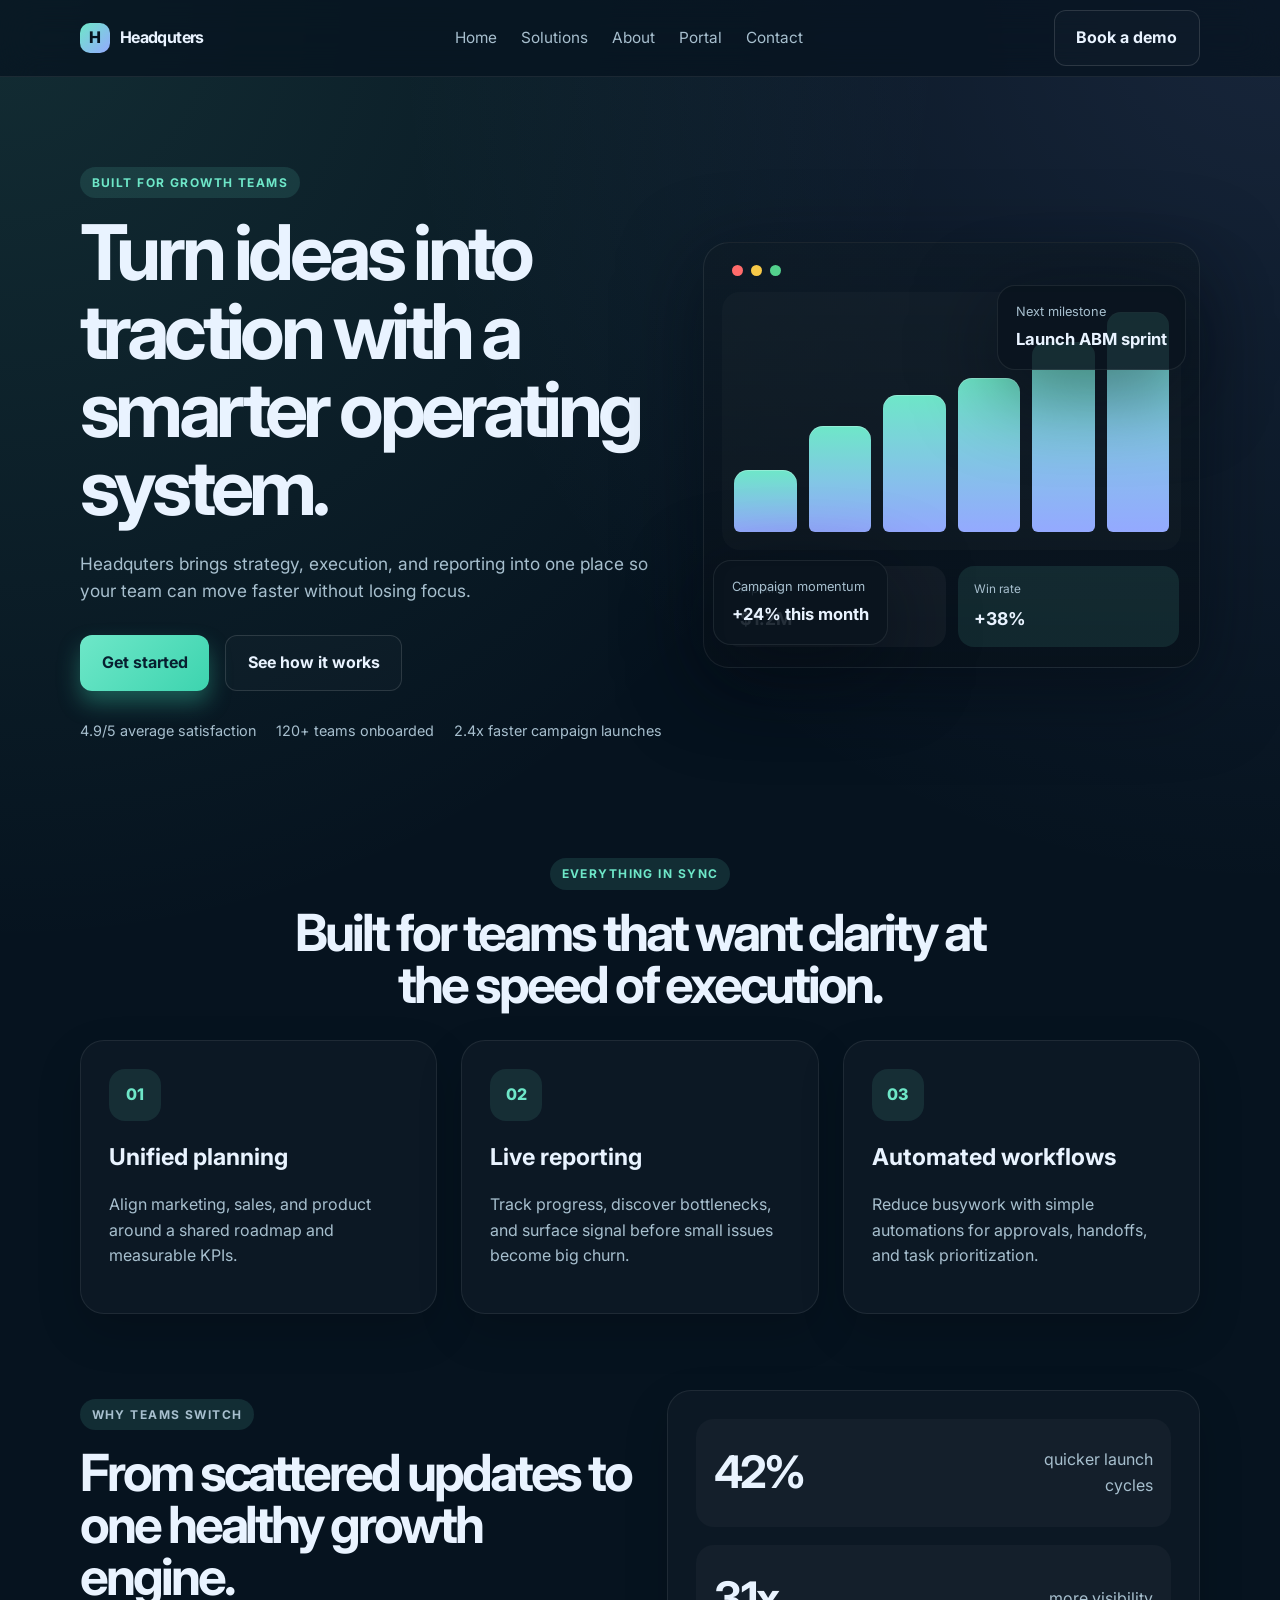
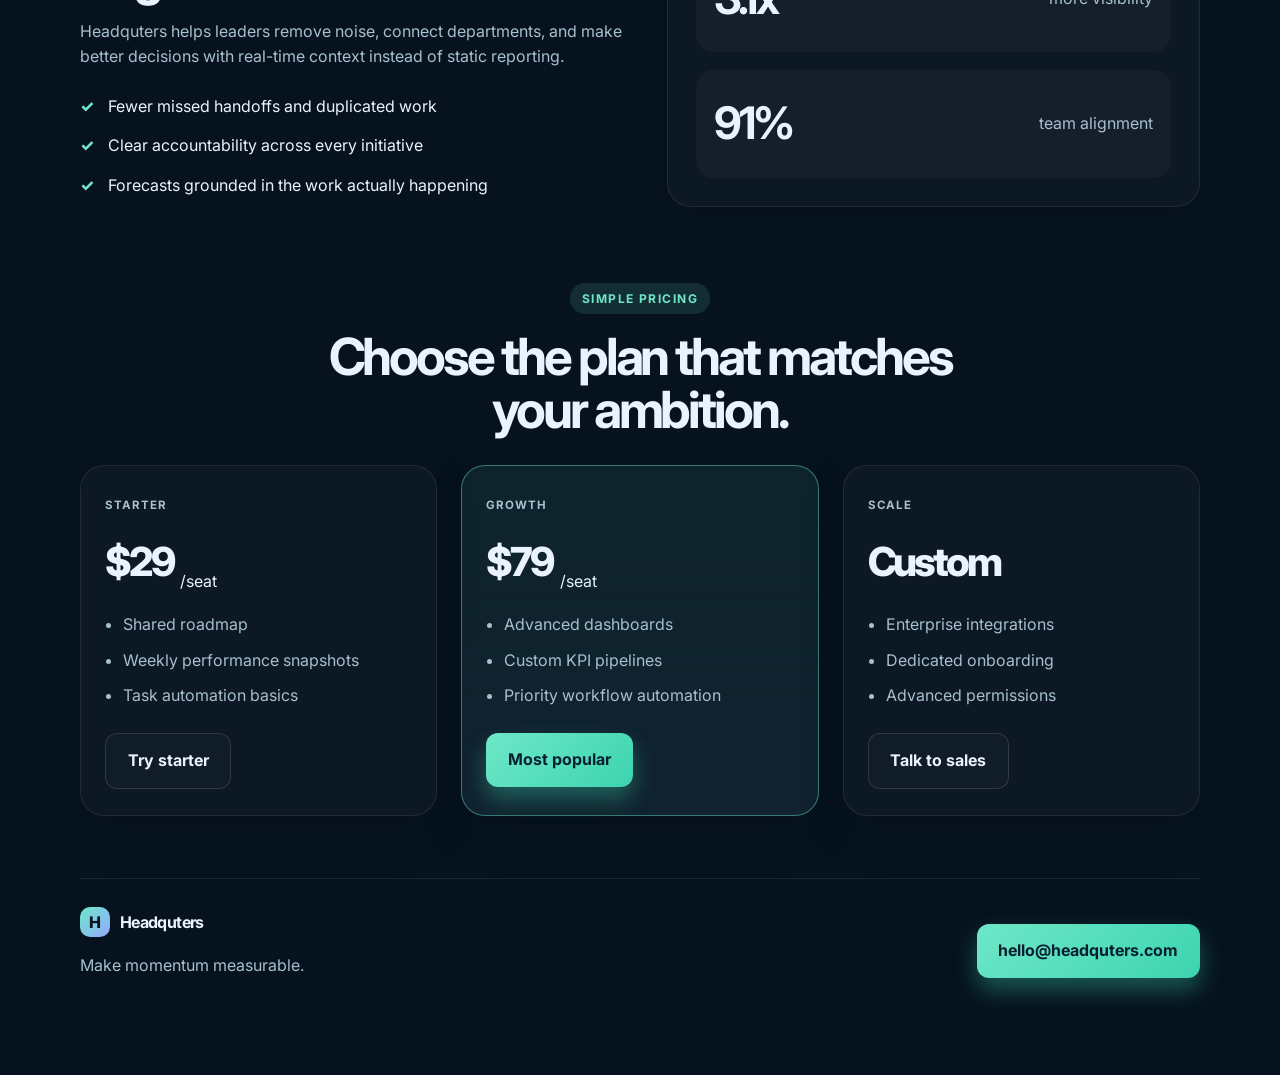
<file: index.html>
<!DOCTYPE html>
<html lang="en">
  <head>
    <meta charset="UTF-8" />
    <meta name="viewport" content="width=device-width, initial-scale=1.0" />
    <meta
      name="description"
      content="Headquters helps teams turn scattered ideas into a clear, measurable growth engine."
    />
    <title>Headquters | Make momentum measurable</title>
    <link rel="preconnect" href="https://fonts.googleapis.com" />
    <link rel="preconnect" href="https://fonts.gstatic.com" crossorigin />
    <link
      href="https://fonts.googleapis.com/css2?family=Inter:wght@400;500;600;700;800;900&display=swap"
      rel="stylesheet"
    />
    <link rel="stylesheet" href="styles.css" />
  </head>
  <body>
    <header class="site-header">
      <div class="container nav-wrap">
        <a class="brand" href="#top" aria-label="Headquters home">
          <span class="brand-mark">H</span>
          <span>Headquters</span>
        </a>
        <nav class="main-nav" aria-label="Main navigation">
          <a href="index.html">Home</a>
          <a href="solutions.html">Solutions</a>
          <a href="about.html">About</a>
          <a href="portal.html">Portal</a>
          <a href="contact.html">Contact</a>
        </nav>
        <a class="button button-ghost" href="contact.html">Book a demo</a>
      </div>
    </header>

    <main id="top">
      <section class="hero">
        <div class="container hero-grid">
          <div class="hero-copy">
            <p class="eyebrow">Built for growth teams</p>
            <h1>Turn ideas into traction with a smarter operating system.</h1>
            <p class="lead">
              Headquters brings strategy, execution, and reporting into one place so your team can
              move faster without losing focus.
            </p>
            <div class="hero-actions">
              <a class="button button-primary" href="contact.html">Get started</a>
              <a class="button button-secondary" href="#features">See how it works</a>
            </div>
            <ul class="social-proof" aria-label="Customer proof">
              <li>4.9/5 average satisfaction</li>
              <li>120+ teams onboarded</li>
              <li>2.4x faster campaign launches</li>
            </ul>
          </div>

          <div class="hero-visual" aria-label="Product dashboard preview">
            <div class="dashboard-card dashboard-main">
              <div class="card-header">
                <span class="dot red"></span>
                <span class="dot amber"></span>
                <span class="dot green"></span>
              </div>
              <div class="chart-panel">
                <div class="chart-bars" aria-hidden="true">
                  <span style="--h: 28%"></span>
                  <span style="--h: 48%"></span>
                  <span style="--h: 62%"></span>
                  <span style="--h: 70%"></span>
                  <span style="--h: 86%"></span>
                  <span style="--h: 100%"></span>
                </div>
              </div>
              <div class="stat-row">
                <div class="mini-stat">
                  <span class="label">Pipeline</span>
                  <strong>$1.2M</strong>
                </div>
                <div class="mini-stat accent">
                  <span class="label">Win rate</span>
                  <strong>+38%</strong>
                </div>
              </div>
            </div>
            <div class="floating-card insight-card">
              <p>Campaign momentum</p>
              <strong>+24% this month</strong>
            </div>
            <div class="floating-card task-card">
              <p>Next milestone</p>
              <strong>Launch ABM sprint</strong>
            </div>
          </div>
        </div>
      </section>

      <section id="features" class="features">
        <div class="container">
          <div class="section-heading">
            <p class="eyebrow">Everything in sync</p>
            <h2>Built for teams that want clarity at the speed of execution.</h2>
          </div>
          <div class="feature-grid">
            <article class="feature-card reveal">
              <div class="icon">01</div>
              <h3>Unified planning</h3>
              <p>Align marketing, sales, and product around a shared roadmap and measurable KPIs.</p>
            </article>
            <article class="feature-card reveal">
              <div class="icon">02</div>
              <h3>Live reporting</h3>
              <p>Track progress, discover bottlenecks, and surface signal before small issues become big churn.</p>
            </article>
            <article class="feature-card reveal">
              <div class="icon">03</div>
              <h3>Automated workflows</h3>
              <p>Reduce busywork with simple automations for approvals, handoffs, and task prioritization.</p>
            </article>
          </div>
        </div>
      </section>

      <section id="results" class="results">
        <div class="container results-grid">
          <div class="results-copy">
            <p class="eyebrow">Why teams switch</p>
            <h2>From scattered updates to one healthy growth engine.</h2>
            <p>
              Headquters helps leaders remove noise, connect departments, and make better decisions with
              real-time context instead of static reporting.
            </p>
            <ul class="check-list">
              <li>Fewer missed handoffs and duplicated work</li>
              <li>Clear accountability across every initiative</li>
              <li>Forecasts grounded in the work actually happening</li>
            </ul>
          </div>
          <div class="metrics-panel reveal">
            <div class="metric">
              <strong>42%</strong>
              <span>quicker launch cycles</span>
            </div>
            <div class="metric">
              <strong>3.1x</strong>
              <span>more visibility</span>
            </div>
            <div class="metric">
              <strong>91%</strong>
              <span>team alignment</span>
            </div>
          </div>
        </div>
      </section>

      <section id="pricing" class="pricing">
        <div class="container">
          <div class="section-heading">
            <p class="eyebrow">Simple pricing</p>
            <h2>Choose the plan that matches your ambition.</h2>
          </div>
          <div class="pricing-grid">
            <article class="price-card">
              <p class="plan-name">Starter</p>
              <div class="price"><span>$29</span>/seat</div>
              <ul>
                <li>Shared roadmap</li>
                <li>Weekly performance snapshots</li>
                <li>Task automation basics</li>
              </ul>
              <a class="button button-secondary" href="contact.html">Try starter</a>
            </article>
            <article class="price-card featured">
              <p class="plan-name">Growth</p>
              <div class="price"><span>$79</span>/seat</div>
              <ul>
                <li>Advanced dashboards</li>
                <li>Custom KPI pipelines</li>
                <li>Priority workflow automation</li>
              </ul>
              <a class="button button-primary" href="contact.html">Most popular</a>
            </article>
            <article class="price-card">
              <p class="plan-name">Scale</p>
              <div class="price"><span>Custom</span></div>
              <ul>
                <li>Enterprise integrations</li>
                <li>Dedicated onboarding</li>
                <li>Advanced permissions</li>
              </ul>
              <a class="button button-secondary" href="contact.html">Talk to sales</a>
            </article>
          </div>
        </div>
      </section>
    </main>

    <footer class="site-footer">
      <div class="container footer-wrap">
        <div>
          <a class="brand" href="index.html" aria-label="Headquters home">
            <span class="brand-mark">H</span>
            <span>Headquters</span>
          </a>
          <p>Make momentum measurable.</p>
        </div>
        <a class="button button-primary" href="contact.html">hello@headquters.com</a>
      </div>
    </footer>

    <script src="script.js"></script>
  </body>
</html>
</file>
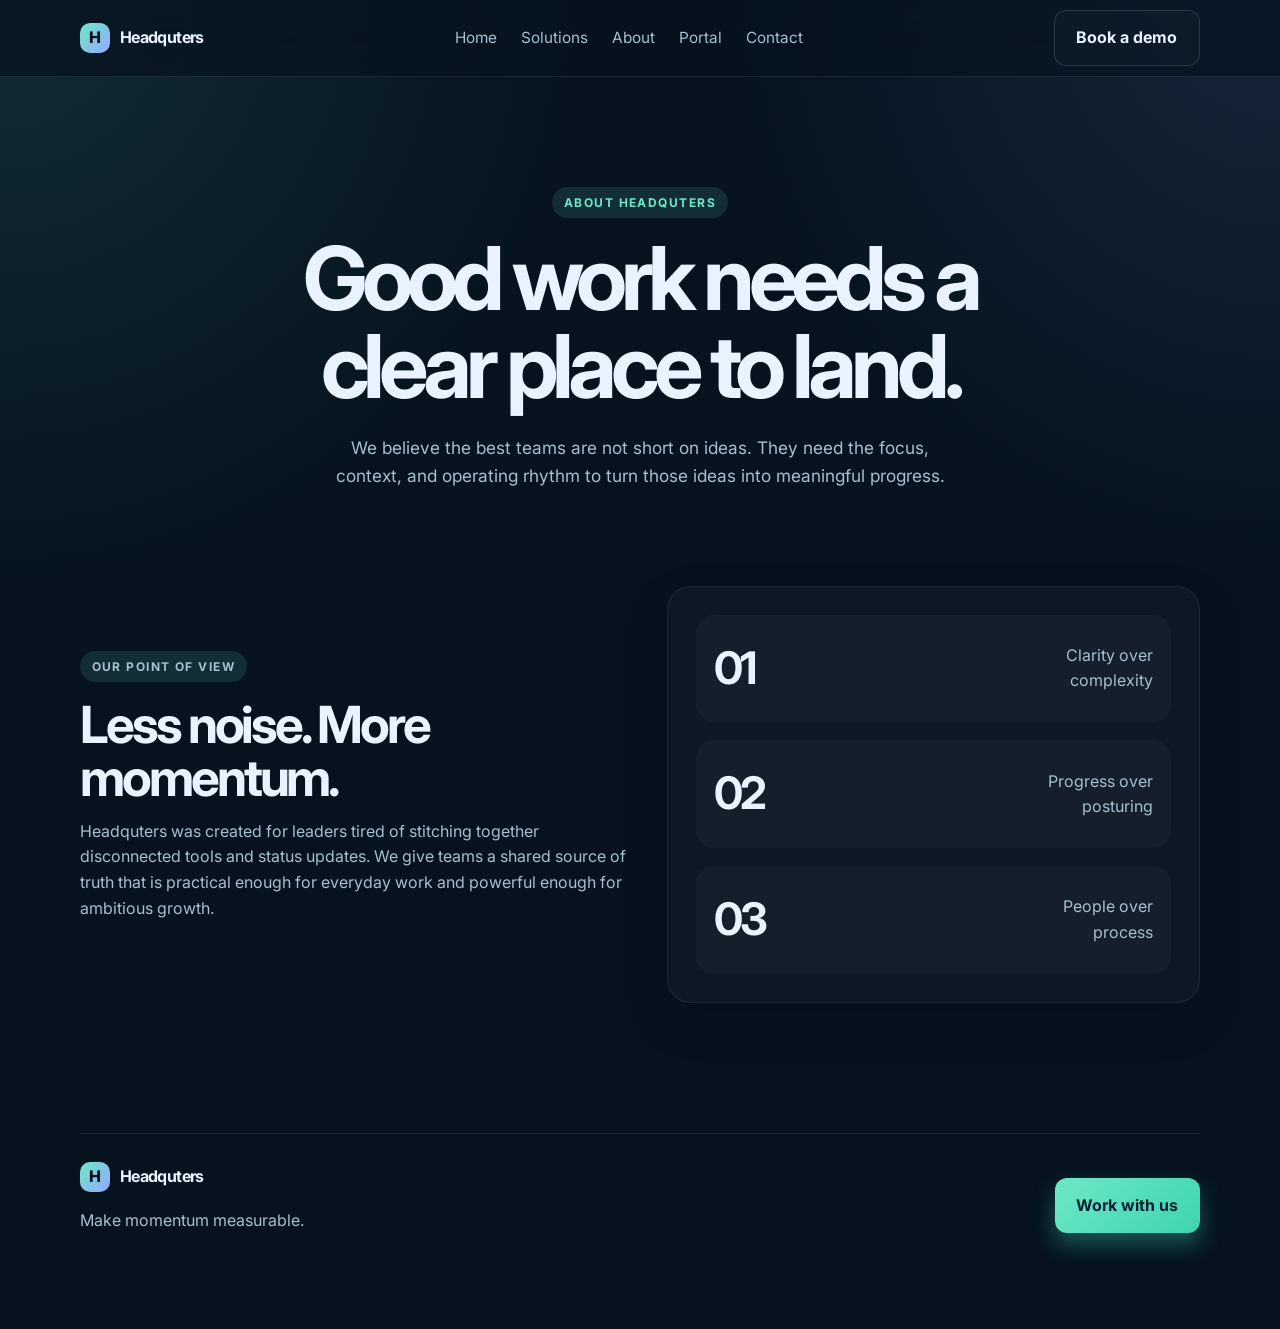
<file: about.html>
<!DOCTYPE html>
<html lang="en">
  <head>
    <meta charset="UTF-8" />
    <meta name="viewport" content="width=device-width, initial-scale=1.0" />
    <meta name="description" content="Learn why Headquters exists and how we help ambitious teams create momentum." />
    <title>About | Headquters</title>
    <link rel="preconnect" href="https://fonts.googleapis.com" />
    <link rel="preconnect" href="https://fonts.gstatic.com" crossorigin />
    <link href="https://fonts.googleapis.com/css2?family=Inter:wght@400;500;600;700;800;900&display=swap" rel="stylesheet" />
    <link rel="stylesheet" href="styles.css" />
  </head>
  <body>
    <header class="site-header"><div class="container nav-wrap"><a class="brand" href="index.html"><span class="brand-mark">H</span><span>Headquters</span></a><nav class="main-nav" aria-label="Main navigation"><a href="index.html">Home</a><a href="solutions.html">Solutions</a><a href="about.html" aria-current="page">About</a><a href="portal.html">Portal</a><a href="contact.html">Contact</a></nav><a class="button button-ghost" href="contact.html">Book a demo</a></div></header>
    <main>
      <section class="page-hero"><div class="container narrow"><p class="eyebrow">About Headquters</p><h1>Good work needs a clear place to land.</h1><p class="lead">We believe the best teams are not short on ideas. They need the focus, context, and operating rhythm to turn those ideas into meaningful progress.</p></div></section>
      <section class="results page-section"><div class="container results-grid"><div class="results-copy"><p class="eyebrow">Our point of view</p><h2>Less noise. More momentum.</h2><p>Headquters was created for leaders tired of stitching together disconnected tools and status updates. We give teams a shared source of truth that is practical enough for everyday work and powerful enough for ambitious growth.</p></div><div class="metrics-panel reveal"><div class="metric"><strong>01</strong><span>Clarity over complexity</span></div><div class="metric"><strong>02</strong><span>Progress over posturing</span></div><div class="metric"><strong>03</strong><span>People over process</span></div></div></div></section>
    </main>
    <footer class="site-footer"><div class="container footer-wrap"><div><a class="brand" href="index.html"><span class="brand-mark">H</span><span>Headquters</span></a><p>Make momentum measurable.</p></div><a class="button button-primary" href="contact.html">Work with us</a></div></footer>
    <script src="script.js"></script>
  </body>
</html>
</file>
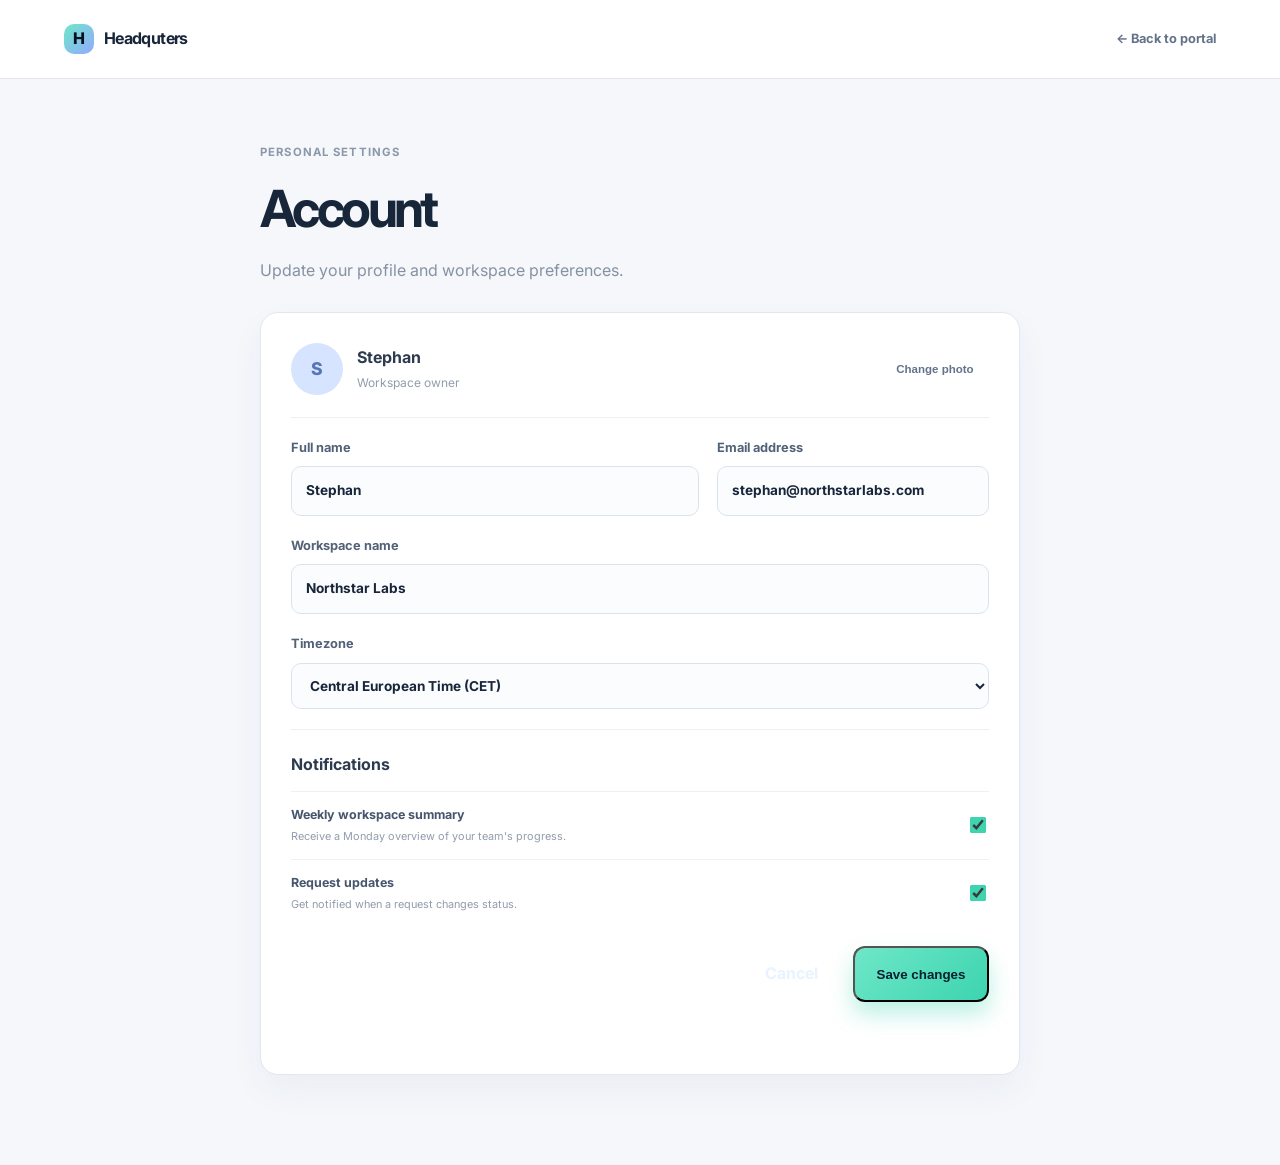
<file: account.html>
<!DOCTYPE html>
<html lang="en">
  <head>
    <meta charset="UTF-8" />
    <meta name="viewport" content="width=device-width, initial-scale=1.0" />
    <meta name="description" content="Manage your Headquters account settings." />
    <title>Account | Headquters</title>
    <link rel="preconnect" href="https://fonts.googleapis.com" />
    <link rel="preconnect" href="https://fonts.gstatic.com" crossorigin />
    <link href="https://fonts.googleapis.com/css2?family=Inter:wght@400;500;600;700;800;900&display=swap" rel="stylesheet" />
    <link rel="stylesheet" href="styles.css" />
  </head>
  <body class="portal-body">
    <div class="request-shell">
      <header class="request-header"><a class="brand" href="portal.html"><span class="brand-mark">H</span><span>Headquters</span></a><a class="request-back" href="portal.html">← Back to portal</a></header>
      <main class="request-main">
        <div class="request-intro"><p class="portal-kicker">Personal settings</p><h1>Account</h1><p>Update your profile and workspace preferences.</p></div>
        <form class="request-form account-form" id="account-form">
          <div class="account-profile"><span class="account-avatar">S</span><div><strong>Stephan</strong><p>Workspace owner</p></div><button class="button button-secondary" type="button">Change photo</button></div>
          <div class="request-form-grid"><label for="account-name">Full name<input id="account-name" name="name" value="Stephan" required /></label><label for="account-email">Email address<input id="account-email" name="email" type="email" value="stephan@northstarlabs.com" required /></label></div>
          <label for="account-workspace">Workspace name<input id="account-workspace" name="workspace" value="Northstar Labs" required /></label>
          <label for="account-timezone">Timezone<select id="account-timezone" name="timezone"><option>Central European Time (CET)</option><option>Greenwich Mean Time (GMT)</option><option>Eastern Time (ET)</option></select></label>
          <div class="account-preferences"><h2>Notifications</h2><label class="preference-row"><span><strong>Weekly workspace summary</strong><small>Receive a Monday overview of your team's progress.</small></span><input type="checkbox" checked /></label><label class="preference-row"><span><strong>Request updates</strong><small>Get notified when a request changes status.</small></span><input type="checkbox" checked /></label></div>
          <div class="request-form-actions"><a class="button button-secondary" href="portal.html">Cancel</a><button class="button button-primary" type="submit">Save changes</button></div>
          <p class="form-status" id="account-status" role="status" aria-live="polite"></p>
        </form>
      </main>
    </div>
    <script src="script.js"></script>
  </body>
</html>
</file>
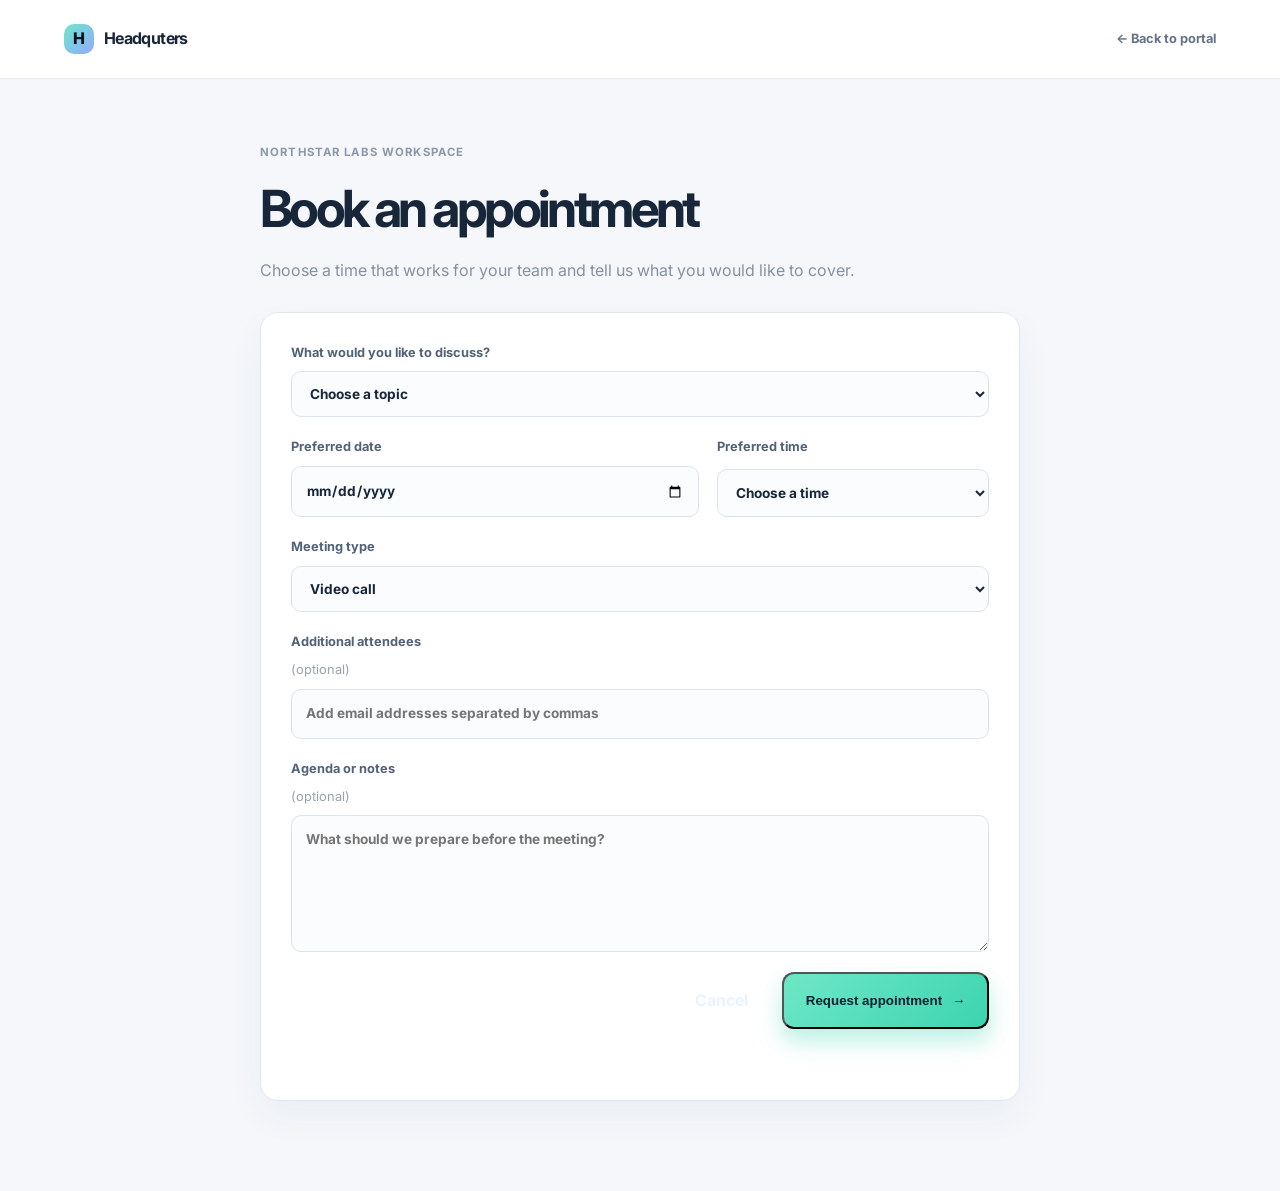
<file: appointment.html>
<!DOCTYPE html>
<html lang="en">
  <head>
    <meta charset="UTF-8" />
    <meta name="viewport" content="width=device-width, initial-scale=1.0" />
    <meta name="description" content="Book an appointment with your Headquters team." />
    <title>Book appointment | Headquters</title>
    <link rel="preconnect" href="https://fonts.googleapis.com" />
    <link rel="preconnect" href="https://fonts.gstatic.com" crossorigin />
    <link href="https://fonts.googleapis.com/css2?family=Inter:wght@400;500;600;700;800;900&display=swap" rel="stylesheet" />
    <link rel="stylesheet" href="styles.css" />
  </head>
  <body class="portal-body">
    <div class="request-shell">
      <header class="request-header">
        <a class="brand" href="portal.html"><span class="brand-mark">H</span><span>Headquters</span></a>
        <a class="request-back" href="portal.html">← Back to portal</a>
      </header>
      <main class="request-main appointment-main">
        <div class="request-intro">
          <p class="portal-kicker">Northstar Labs workspace</p>
          <h1>Book an appointment</h1>
          <p>Choose a time that works for your team and tell us what you would like to cover.</p>
        </div>
        <form class="request-form" id="appointment-form">
          <label for="appointment-topic">What would you like to discuss?<select id="appointment-topic" name="topic" required><option value="">Choose a topic</option><option>Weekly workspace check-in</option><option>Campaign strategy</option><option>Performance review</option><option>Product walkthrough</option><option>Other</option></select></label>
          <div class="request-form-grid">
            <label for="appointment-date">Preferred date<input id="appointment-date" name="date" type="date" required /></label>
            <label for="appointment-time">Preferred time<select id="appointment-time" name="time" required><option value="">Choose a time</option><option>09:00 - 09:30</option><option>10:00 - 10:30</option><option>11:30 - 12:00</option><option>14:00 - 14:30</option><option>15:30 - 16:00</option></select></label>
          </div>
          <label for="appointment-type">Meeting type<select id="appointment-type" name="type" required><option>Video call</option><option>Phone call</option><option>In person</option></select></label>
          <label for="appointment-attendees">Additional attendees <span>(optional)</span><input id="appointment-attendees" name="attendees" placeholder="Add email addresses separated by commas" /></label>
          <label for="appointment-notes">Agenda or notes <span>(optional)</span><textarea id="appointment-notes" name="notes" rows="5" placeholder="What should we prepare before the meeting?"></textarea></label>
          <div class="request-form-actions"><a class="button button-secondary" href="portal.html">Cancel</a><button class="button button-primary" type="submit">Request appointment <span class="button-arrow">→</span></button></div>
          <p class="form-status" id="appointment-status" role="status" aria-live="polite"></p>
        </form>
      </main>
    </div>
    <script src="script.js"></script>
  </body>
</html>
</file>
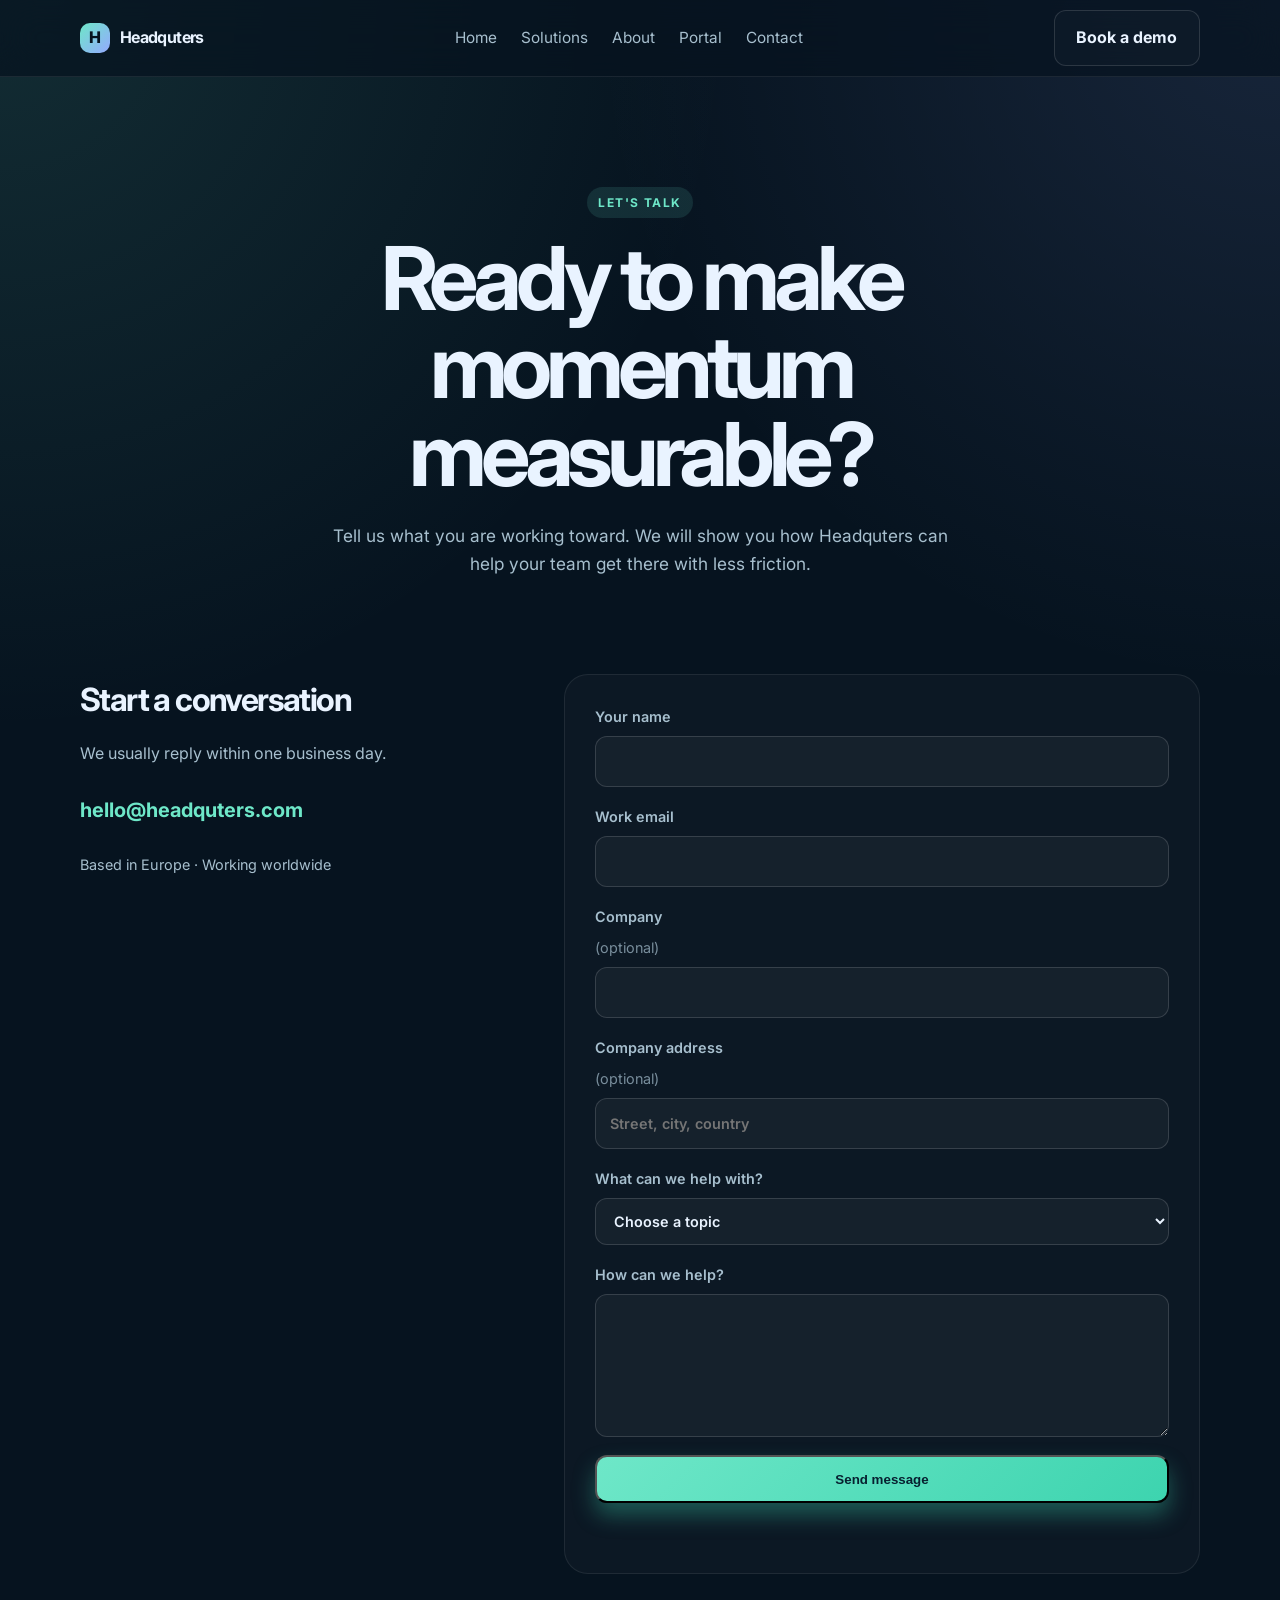
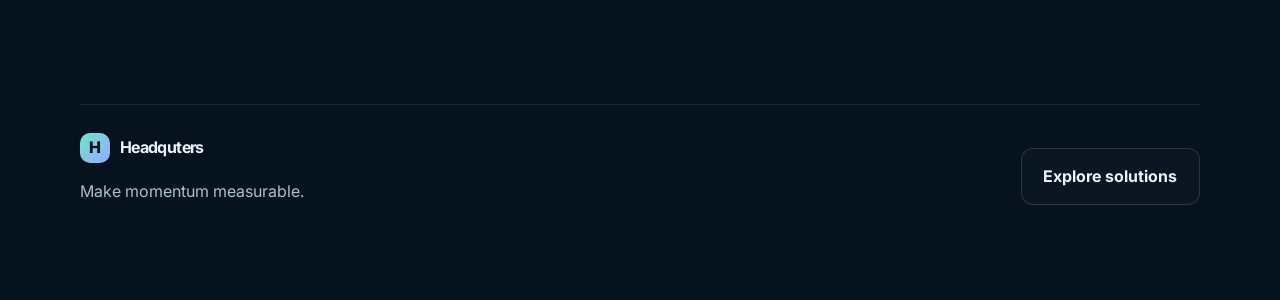
<file: contact.html>
<!DOCTYPE html>
<html lang="en">
  <head>
    <meta charset="UTF-8" />
    <meta name="viewport" content="width=device-width, initial-scale=1.0" />
    <meta name="description" content="Contact Headquters to bring clarity and momentum to your growth team." />
    <title>Contact | Headquters</title>
    <link rel="preconnect" href="https://fonts.googleapis.com" />
    <link rel="preconnect" href="https://fonts.gstatic.com" crossorigin />
    <link href="https://fonts.googleapis.com/css2?family=Inter:wght@400;500;600;700;800;900&display=swap" rel="stylesheet" />
    <link rel="stylesheet" href="styles.css" />
  </head>
  <body>
    <header class="site-header"><div class="container nav-wrap"><a class="brand" href="index.html"><span class="brand-mark">H</span><span>Headquters</span></a><nav class="main-nav" aria-label="Main navigation"><a href="index.html">Home</a><a href="solutions.html">Solutions</a><a href="about.html">About</a><a href="portal.html">Portal</a><a href="contact.html" aria-current="page">Contact</a></nav><a class="button button-ghost" href="contact.html">Book a demo</a></div></header>
    <main>
      <section class="page-hero"><div class="container narrow"><p class="eyebrow">Let's talk</p><h1>Ready to make momentum measurable?</h1><p class="lead">Tell us what you are working toward. We will show you how Headquters can help your team get there with less friction.</p></div></section>
      <section class="page-section"><div class="container contact-grid"><div class="contact-copy"><h2>Start a conversation</h2><p>We usually reply within one business day.</p><a class="contact-email" href="mailto:hello@headquters.com">hello@headquters.com</a><p class="contact-detail">Based in Europe · Working worldwide</p></div><form class="contact-form" id="contact-form"><label for="name">Your name<input id="name" name="name" autocomplete="name" required /></label><label for="email">Work email<input id="email" name="email" type="email" autocomplete="email" required /></label><label for="company">Company <span>(optional)</span><input id="company" name="company" autocomplete="organization" /></label><label for="company-address">Company address <span>(optional)</span><input id="company-address" name="companyAddress" autocomplete="street-address" placeholder="Street, city, country" /></label><label for="interest">What can we help with?<select id="interest" name="interest" required><option value="">Choose a topic</option><option>Planning and roadmaps</option><option>Reporting and visibility</option><option>Workflow automation</option><option>Something else</option></select></label><label for="message">How can we help?<textarea id="message" name="message" rows="5" required></textarea></label><button class="button button-primary" type="submit">Send message</button><p class="form-status" id="form-status" role="status" aria-live="polite"></p></form></div></section>
    </main>
    <footer class="site-footer"><div class="container footer-wrap"><div><a class="brand" href="index.html"><span class="brand-mark">H</span><span>Headquters</span></a><p>Make momentum measurable.</p></div><a class="button button-secondary" href="solutions.html">Explore solutions</a></div></footer>
    <script src="script.js"></script>
  </body>
</html>
</file>
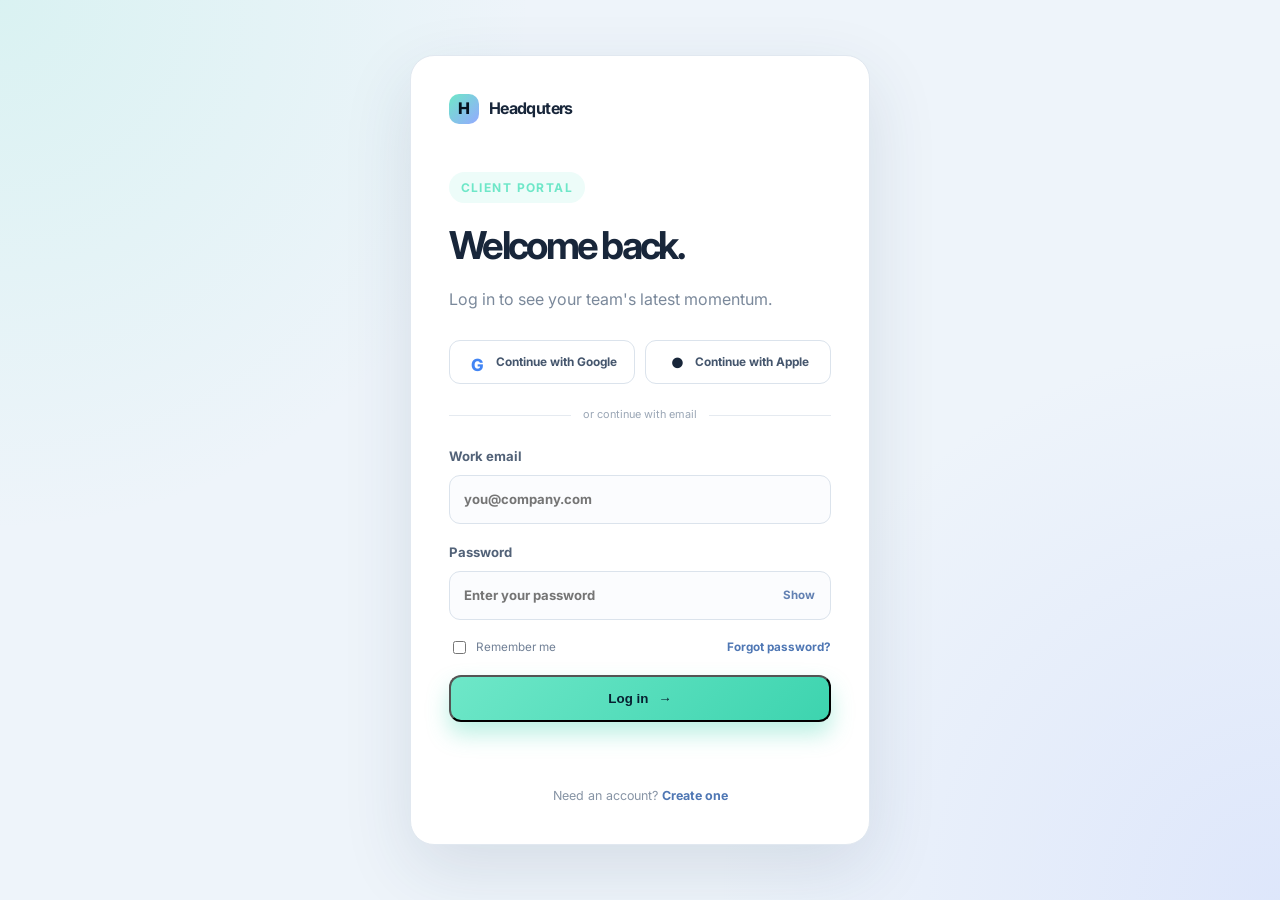
<file: login.html>
<!DOCTYPE html>
<html lang="en">
  <head>
    <meta charset="UTF-8" />
    <meta name="viewport" content="width=device-width, initial-scale=1.0" />
    <meta name="description" content="Log in to your Headquters client portal." />
    <title>Log in | Headquters</title>
    <link rel="preconnect" href="https://fonts.googleapis.com" />
    <link rel="preconnect" href="https://fonts.gstatic.com" crossorigin />
    <link href="https://fonts.googleapis.com/css2?family=Inter:wght@400;500;600;700;800;900&display=swap" rel="stylesheet" />
    <link rel="stylesheet" href="styles.css" />
  </head>
  <body class="auth-body">
    <main class="auth-shell">
      <section class="auth-card" aria-labelledby="login-title">
        <a class="brand auth-brand" href="index.html" aria-label="Headquters home"><span class="brand-mark">H</span><span>Headquters</span></a>
        <div class="auth-heading">
          <p class="eyebrow">Client portal</p>
          <h1 id="login-title">Welcome back.</h1>
          <p>Log in to see your team's latest momentum.</p>
        </div>
        <div class="social-login">
          <button class="social-button google-button" type="button" data-provider="Google"><span class="google-mark">G</span> Continue with Google</button>
          <button class="social-button apple-button" type="button" data-provider="Apple"><span class="apple-mark">●</span> Continue with Apple</button>
        </div>
        <div class="auth-divider"><span>or continue with email</span></div>
        <form class="auth-form" id="login-form">
          <label for="login-email">Work email<input id="login-email" name="email" type="email" autocomplete="email" placeholder="you@company.com" required /></label>
          <label for="login-password">Password<div class="password-field"><input id="login-password" name="password" type="password" autocomplete="current-password" placeholder="Enter your password" minlength="8" required /><button type="button" class="password-toggle" id="password-toggle" aria-label="Show password">Show</button></div></label>
          <div class="auth-options"><label class="checkbox-label"><input type="checkbox" name="remember" /> Remember me</label><a href="mailto:hello@headquters.com?subject=Password%20reset">Forgot password?</a></div>
          <button class="button button-primary" type="submit">Log in <span class="button-arrow">→</span></button>
          <p class="form-status" id="login-status" role="status" aria-live="polite"></p>
        </form>
        <p class="auth-footer">Need an account? <a href="signup.html">Create one</a></p>
      </section>
    </main>
    <script src="script.js"></script>
  </body>
</html>
</file>
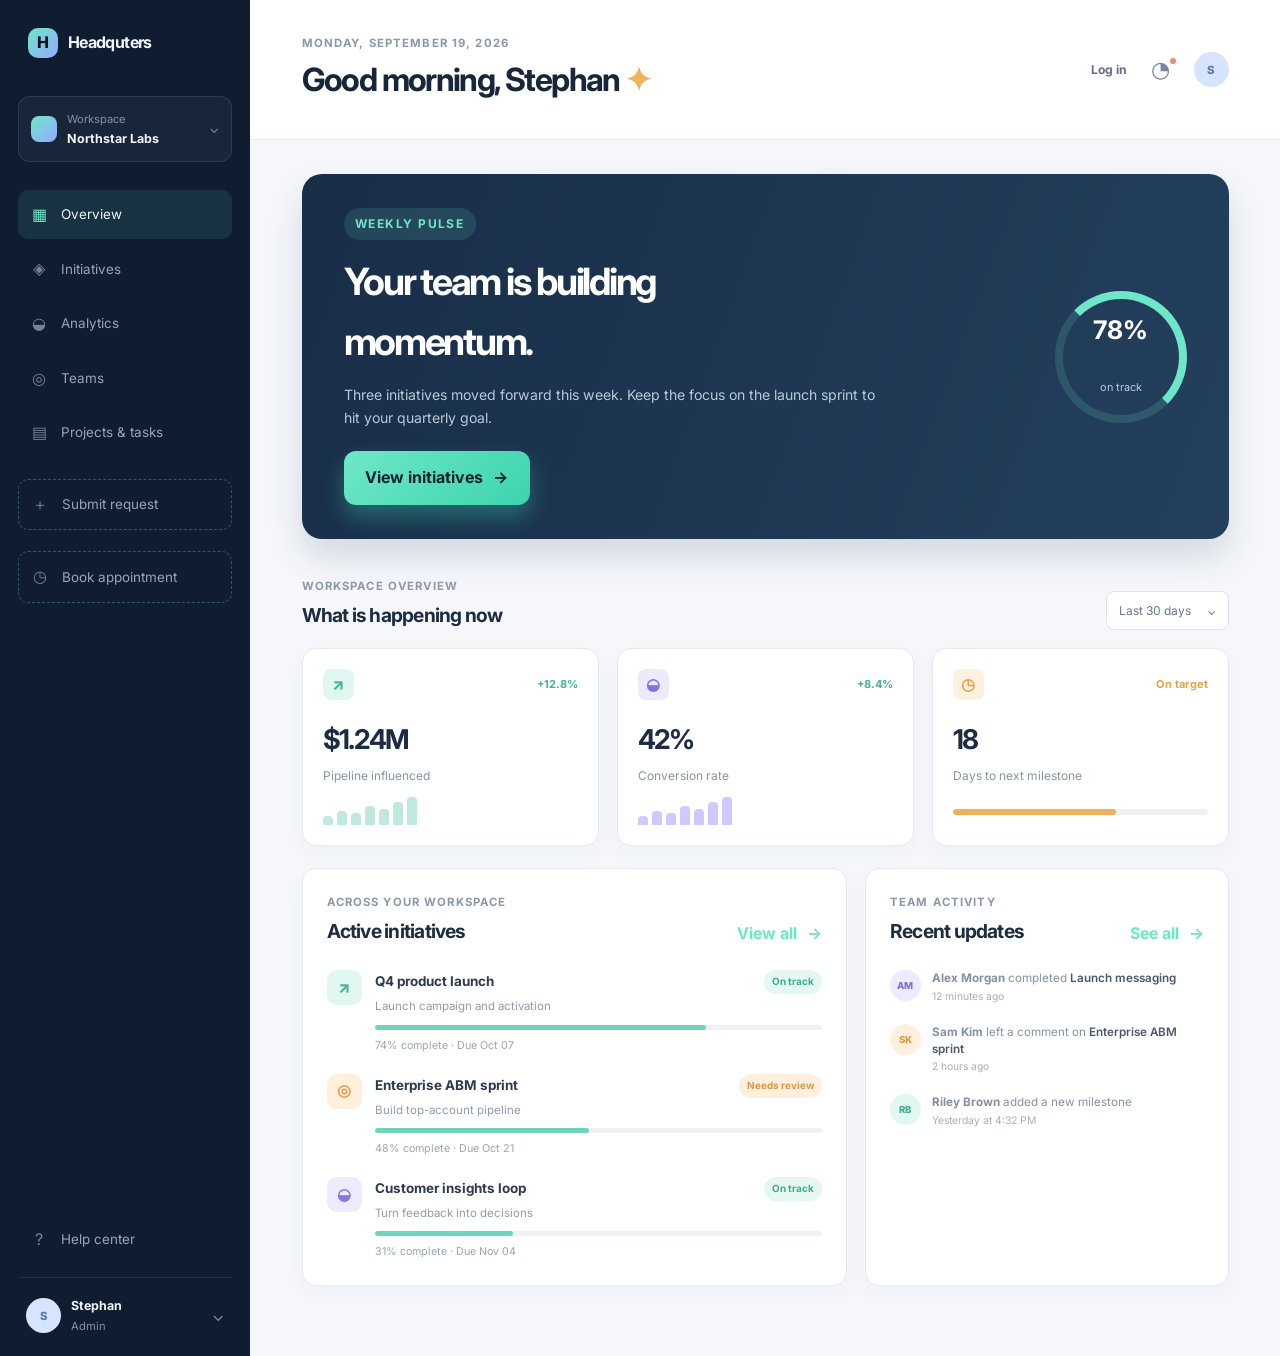
<file: portal.html>
<!DOCTYPE html>
<html lang="en">
  <head>
    <meta charset="UTF-8" />
    <meta name="viewport" content="width=device-width, initial-scale=1.0" />
    <meta name="description" content="Headquters client portal for tracking growth initiatives and team momentum." />
    <title>Client Portal | Headquters</title>
    <link rel="preconnect" href="https://fonts.googleapis.com" />
    <link rel="preconnect" href="https://fonts.gstatic.com" crossorigin />
    <link href="https://fonts.googleapis.com/css2?family=Inter:wght@400;500;600;700;800;900&display=swap" rel="stylesheet" />
    <link rel="stylesheet" href="styles.css" />
  </head>
  <body class="portal-body">
    <div class="portal-shell">
      <aside class="portal-sidebar" id="portal-sidebar">
        <a class="brand portal-brand" href="index.html"><span class="brand-mark">H</span><span>Headquters</span></a>
        <div class="workspace-switcher"><span class="workspace-dot"></span><span><small>Workspace</small><strong>Northstar Labs</strong></span><span class="chevron">⌄</span></div>
        <nav class="portal-nav" aria-label="Portal navigation">
          <a class="portal-nav-link active" href="#overview"><span>▦</span> Overview</a>
          <a class="portal-nav-link" href="#initiatives"><span>◈</span> Initiatives</a>
          <a class="portal-nav-link" href="#analytics"><span>◒</span> Analytics</a>
          <a class="portal-nav-link" href="teams.html"><span>◎</span> Teams</a>
          <a class="portal-nav-link" href="projects.html"><span>▤</span> Projects & tasks</a>
          <a class="portal-nav-link request-link" href="request.html"><span>＋</span> Submit request</a>
          <a class="portal-nav-link request-link" href="appointment.html"><span>◷</span> Book appointment</a>
        </nav>
        <div class="sidebar-bottom">
          <a class="portal-nav-link" href="contact.html"><span>?</span> Help center</a>
          <a class="portal-user" href="account.html"><span class="avatar">S</span><span><strong>Stephan</strong><small>Admin</small></span><span class="chevron">⌄</span></a>
        </div>
      </aside>
      <main class="portal-main">
        <header class="portal-header">
          <button class="portal-menu" id="portal-menu" type="button" aria-label="Open portal menu">☰</button>
          <div><p class="portal-kicker">Monday, September 19, 2026</p><h1>Good morning, Stephan <span>✦</span></h1></div>
          <div class="portal-header-actions"><a class="portal-login-link" href="login.html">Log in</a><button class="icon-button" type="button" aria-label="Notifications">◔<i></i></button><a class="portal-header-avatar" href="account.html">S</a></div>
        </header>
        <section class="portal-content" id="overview">
          <div class="portal-hero-card"><div><p class="eyebrow">Weekly pulse</p><h2>Your team is building momentum.</h2><p>Three initiatives moved forward this week. Keep the focus on the launch sprint to hit your quarterly goal.</p><a class="button button-primary" href="#initiatives">View initiatives <span class="button-arrow">→</span></a></div><div class="pulse-ring"><strong>78%</strong><span>on track</span></div></div>
          <div class="portal-section-heading"><div><p class="portal-kicker">Workspace overview</p><h2>What is happening now</h2></div><button class="date-filter" type="button">Last 30 days <span>⌄</span></button></div>
          <div class="portal-metrics">
            <article class="portal-metric"><div class="metric-top"><span class="metric-icon mint">↗</span><span class="trend positive">+12.8%</span></div><strong>$1.24M</strong><span>Pipeline influenced</span><div class="sparkline mint-line"><i></i><i></i><i></i><i></i><i></i><i></i><i></i></div></article>
            <article class="portal-metric"><div class="metric-top"><span class="metric-icon purple">◒</span><span class="trend positive">+8.4%</span></div><strong>42%</strong><span>Conversion rate</span><div class="sparkline purple-line"><i></i><i></i><i></i><i></i><i></i><i></i><i></i></div></article>
            <article class="portal-metric"><div class="metric-top"><span class="metric-icon orange">◷</span><span class="trend neutral">On target</span></div><strong>18</strong><span>Days to next milestone</span><div class="progress-track"><span style="width: 64%"></span></div></article>
          </div>
          <div class="portal-columns">
            <section class="portal-panel initiatives-panel" id="initiatives"><div class="panel-heading"><div><p class="portal-kicker">Across your workspace</p><h2>Active initiatives</h2></div><a class="text-link" href="#all-initiatives">View all <span>→</span></a></div><div class="initiative-list"><article class="initiative"><div class="initiative-icon launch">↗</div><div class="initiative-info"><div class="initiative-title"><strong>Q4 product launch</strong><span class="status on-track">On track</span></div><p>Launch campaign and activation</p><div class="initiative-progress"><span style="width: 74%"></span></div><small>74% complete · Due Oct 07</small></div></article><article class="initiative"><div class="initiative-icon target">◎</div><div class="initiative-info"><div class="initiative-title"><strong>Enterprise ABM sprint</strong><span class="status needs-review">Needs review</span></div><p>Build top-account pipeline</p><div class="initiative-progress"><span style="width: 48%"></span></div><small>48% complete · Due Oct 21</small></div></article><article class="initiative"><div class="initiative-icon chart">◒</div><div class="initiative-info"><div class="initiative-title"><strong>Customer insights loop</strong><span class="status on-track">On track</span></div><p>Turn feedback into decisions</p><div class="initiative-progress"><span style="width: 31%"></span></div><small>31% complete · Due Nov 04</small></div></article></div></section>
            <section class="portal-panel activity-panel" id="analytics"><div class="panel-heading"><div><p class="portal-kicker">Team activity</p><h2>Recent updates</h2></div><a class="text-link" href="#activity">See all <span>→</span></a></div><div class="activity-list"><div class="activity-item"><span class="avatar small purple-avatar">AM</span><p><strong>Alex Morgan</strong> completed <b>Launch messaging</b><small>12 minutes ago</small></p></div><div class="activity-item"><span class="avatar small orange-avatar">SK</span><p><strong>Sam Kim</strong> left a comment on <b>Enterprise ABM sprint</b><small>2 hours ago</small></p></div><div class="activity-item"><span class="avatar small mint-avatar">RB</span><p><strong>Riley Brown</strong> added a new milestone<small>Yesterday at 4:32 PM</small></p></div></div></section>
          </div>
        </section>
      </main>
    </div>
    <script src="script.js"></script>
  </body>
</html>
</file>
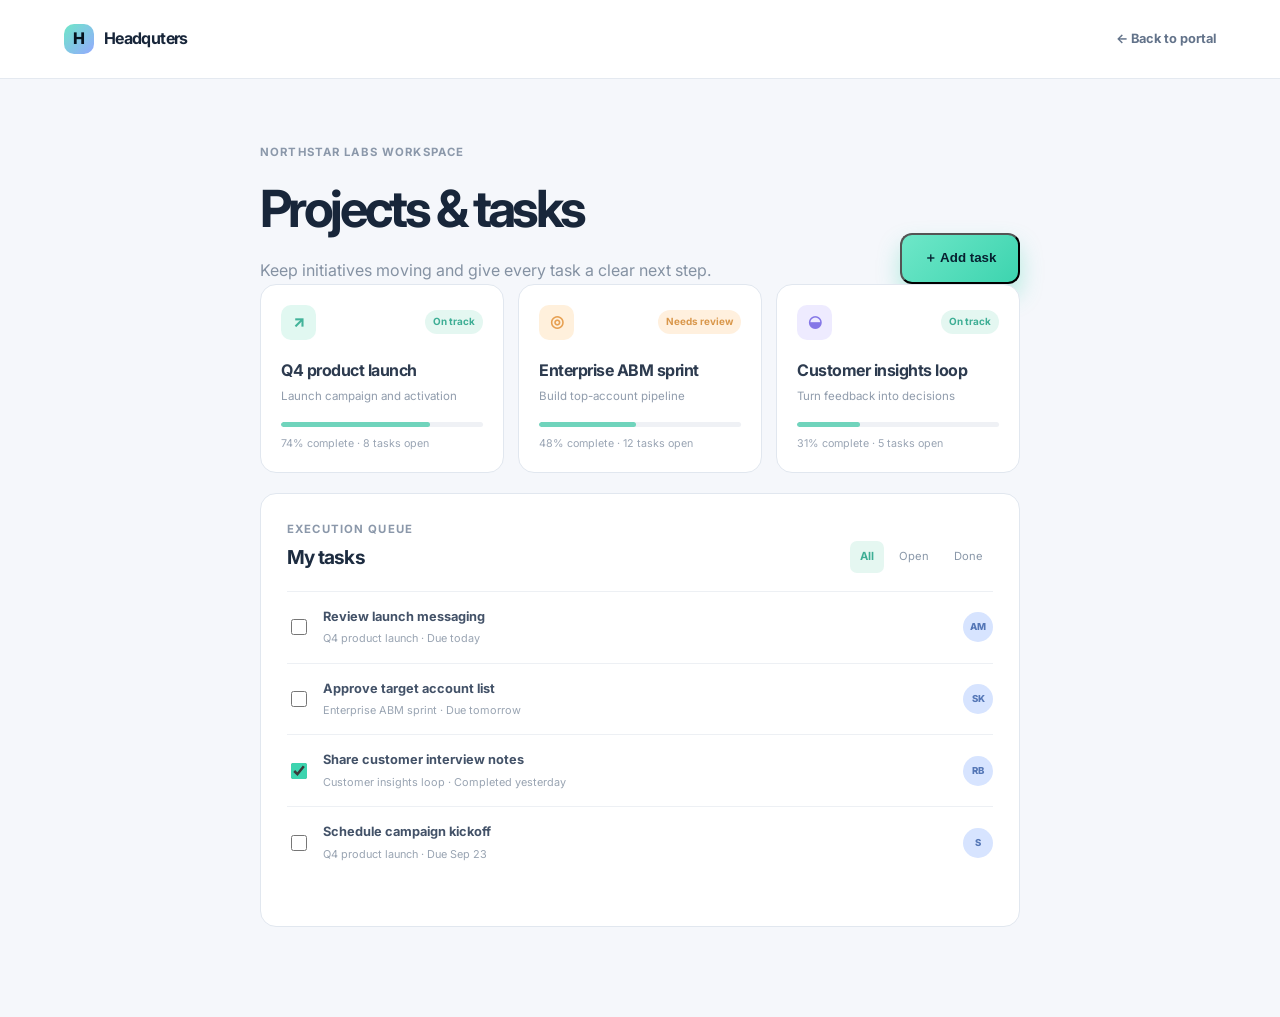
<file: projects.html>
<!DOCTYPE html>
<html lang="en">
  <head>
    <meta charset="UTF-8" />
    <meta name="viewport" content="width=device-width, initial-scale=1.0" />
    <meta name="description" content="Manage Headquters projects and tasks." />
    <title>Projects & tasks | Headquters</title>
    <link rel="preconnect" href="https://fonts.googleapis.com" />
    <link rel="preconnect" href="https://fonts.gstatic.com" crossorigin />
    <link href="https://fonts.googleapis.com/css2?family=Inter:wght@400;500;600;700;800;900&display=swap" rel="stylesheet" />
    <link rel="stylesheet" href="styles.css" />
  </head>
  <body class="portal-body">
    <div class="request-shell">
      <header class="request-header">
        <a class="brand" href="portal.html"><span class="brand-mark">H</span><span>Headquters</span></a>
        <a class="request-back" href="portal.html">← Back to portal</a>
      </header>
      <main class="request-main projects-main">
        <div class="page-toolbar">
          <div class="request-intro"><p class="portal-kicker">Northstar Labs workspace</p><h1>Projects & tasks</h1><p>Keep initiatives moving and give every task a clear next step.</p></div>
          <button class="button button-primary" id="add-task-button" type="button">＋ Add task</button>
        </div>
        <div class="project-cards">
          <article class="project-card"><div class="project-card-top"><span class="initiative-icon launch">↗</span><span class="status on-track">On track</span></div><h2>Q4 product launch</h2><p>Launch campaign and activation</p><div class="initiative-progress"><span style="width: 74%"></span></div><small>74% complete · 8 tasks open</small></article>
          <article class="project-card"><div class="project-card-top"><span class="initiative-icon target">◎</span><span class="status needs-review">Needs review</span></div><h2>Enterprise ABM sprint</h2><p>Build top-account pipeline</p><div class="initiative-progress"><span style="width: 48%"></span></div><small>48% complete · 12 tasks open</small></article>
          <article class="project-card"><div class="project-card-top"><span class="initiative-icon chart">◒</span><span class="status on-track">On track</span></div><h2>Customer insights loop</h2><p>Turn feedback into decisions</p><div class="initiative-progress"><span style="width: 31%"></span></div><small>31% complete · 5 tasks open</small></article>
        </div>
        <section class="task-panel"><div class="panel-heading"><div><p class="portal-kicker">Execution queue</p><h2>My tasks</h2></div><div class="task-filters"><button class="task-filter active" type="button" data-filter="all">All</button><button class="task-filter" type="button" data-filter="open">Open</button><button class="task-filter" type="button" data-filter="done">Done</button></div></div><div class="task-list" id="task-list"><label class="task-row" data-state="open"><input type="checkbox" /><span><strong>Review launch messaging</strong><small>Q4 product launch · Due today</small></span><span class="task-assignee">AM</span></label><label class="task-row" data-state="open"><input type="checkbox" /><span><strong>Approve target account list</strong><small>Enterprise ABM sprint · Due tomorrow</small></span><span class="task-assignee orange-avatar">SK</span></label><label class="task-row" data-state="done"><input type="checkbox" checked /><span><strong>Share customer interview notes</strong><small>Customer insights loop · Completed yesterday</small></span><span class="task-assignee mint-avatar">RB</span></label><label class="task-row" data-state="open"><input type="checkbox" /><span><strong>Schedule campaign kickoff</strong><small>Q4 product launch · Due Sep 23</small></span><span class="task-assignee purple-avatar">S</span></label></div><p class="form-status" id="task-status" role="status" aria-live="polite"></p></section>
      </main>
    </div>
    <script src="script.js"></script>
  </body>
</html>
</file>
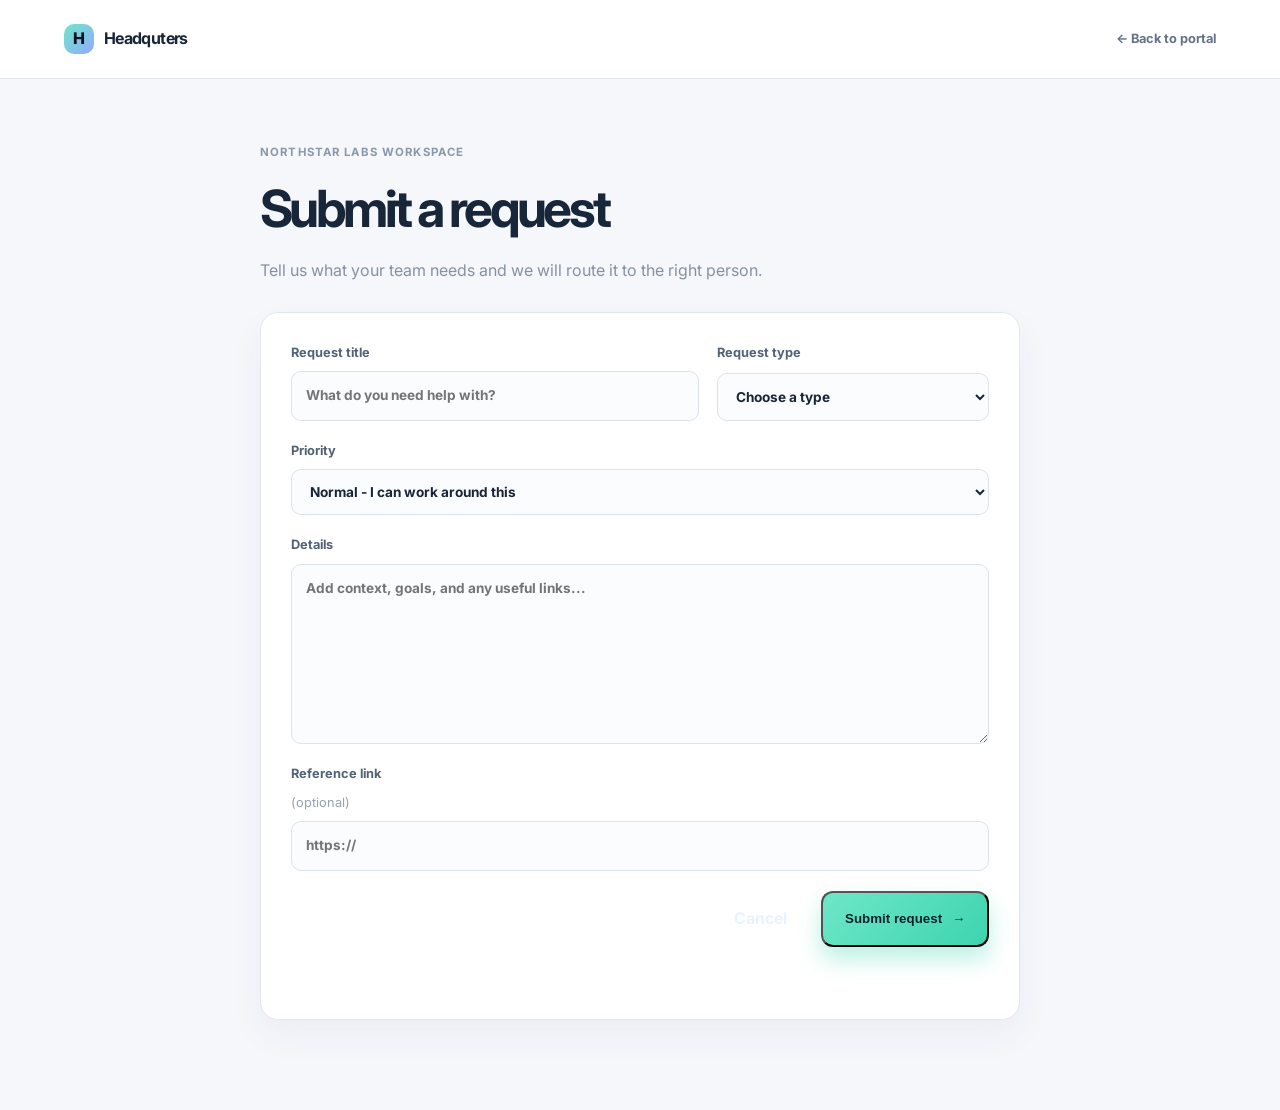
<file: request.html>
<!DOCTYPE html>
<html lang="en">
  <head>
    <meta charset="UTF-8" />
    <meta name="viewport" content="width=device-width, initial-scale=1.0" />
    <meta name="description" content="Submit a request to your Headquters team." />
    <title>Submit request | Headquters</title>
    <link rel="preconnect" href="https://fonts.googleapis.com" />
    <link rel="preconnect" href="https://fonts.gstatic.com" crossorigin />
    <link href="https://fonts.googleapis.com/css2?family=Inter:wght@400;500;600;700;800;900&display=swap" rel="stylesheet" />
    <link rel="stylesheet" href="styles.css" />
  </head>
  <body class="portal-body">
    <div class="request-shell">
      <header class="request-header">
        <a class="brand" href="portal.html"><span class="brand-mark">H</span><span>Headquters</span></a>
        <a class="request-back" href="portal.html">← Back to portal</a>
      </header>
      <main class="request-main">
        <div class="request-intro">
          <p class="portal-kicker">Northstar Labs workspace</p>
          <h1>Submit a request</h1>
          <p>Tell us what your team needs and we will route it to the right person.</p>
        </div>
        <form class="request-form" id="request-form">
          <div class="request-form-grid">
            <label for="request-title">Request title<input id="request-title" name="title" placeholder="What do you need help with?" required /></label>
            <label for="request-type">Request type<select id="request-type" name="type" required><option value="">Choose a type</option><option>Strategy</option><option>Campaign support</option><option>Reporting</option><option>Technical help</option><option>Other</option></select></label>
          </div>
          <label for="request-priority">Priority<select id="request-priority" name="priority" required><option>Normal - I can work around this</option><option>High - I need help this week</option><option>Urgent - blocking active work</option></select></label>
          <label for="request-details">Details<textarea id="request-details" name="details" rows="7" placeholder="Add context, goals, and any useful links..." required></textarea></label>
          <label for="request-link">Reference link <span>(optional)</span><input id="request-link" name="link" type="url" placeholder="https://" /></label>
          <div class="request-form-actions"><a class="button button-secondary" href="portal.html">Cancel</a><button class="button button-primary" type="submit">Submit request <span class="button-arrow">→</span></button></div>
          <p class="form-status" id="request-status" role="status" aria-live="polite"></p>
        </form>
      </main>
    </div>
    <script src="script.js"></script>
  </body>
</html>
</file>
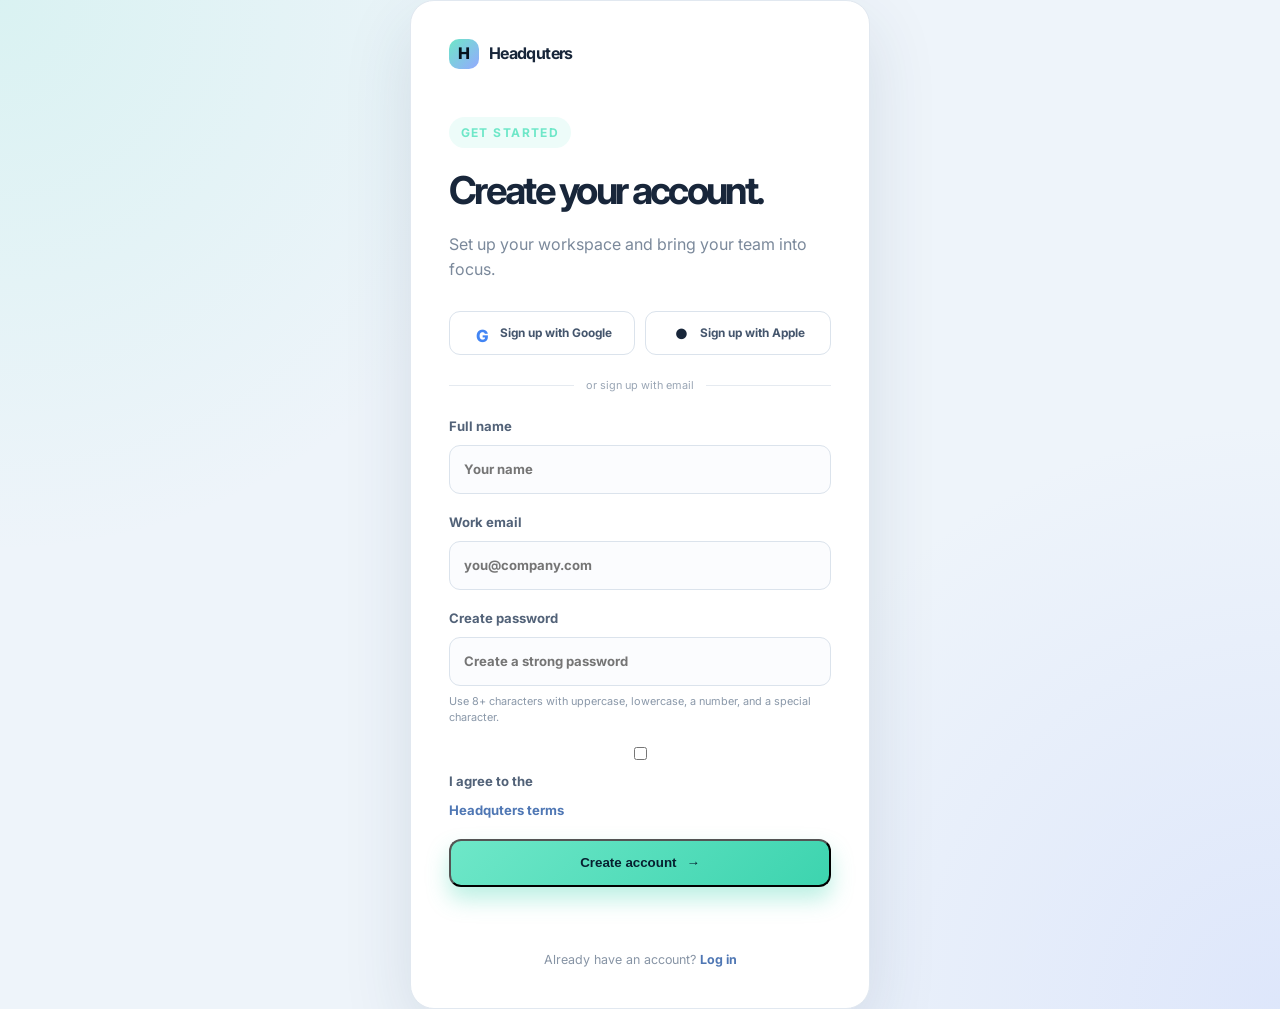
<file: signup.html>
<!DOCTYPE html>
<html lang="en">
  <head>
    <meta charset="UTF-8" />
    <meta name="viewport" content="width=device-width, initial-scale=1.0" />
    <meta name="description" content="Create your Headquters client portal account." />
    <title>Sign up | Headquters</title>
    <link rel="preconnect" href="https://fonts.googleapis.com" />
    <link rel="preconnect" href="https://fonts.gstatic.com" crossorigin />
    <link href="https://fonts.googleapis.com/css2?family=Inter:wght@400;500;600;700;800;900&display=swap" rel="stylesheet" />
    <link rel="stylesheet" href="styles.css" />
  </head>
  <body class="auth-body">
    <main class="auth-shell">
      <section class="auth-card" aria-labelledby="signup-title">
        <a class="brand auth-brand" href="index.html" aria-label="Headquters home"><span class="brand-mark">H</span><span>Headquters</span></a>
        <div class="auth-heading">
          <p class="eyebrow">Get started</p>
          <h1 id="signup-title">Create your account.</h1>
          <p>Set up your workspace and bring your team into focus.</p>
        </div>
        <div class="social-login">
          <button class="social-button google-button" type="button" data-provider="Google"><span class="google-mark">G</span> Sign up with Google</button>
          <button class="social-button apple-button" type="button" data-provider="Apple"><span class="apple-mark">●</span> Sign up with Apple</button>
        </div>
        <div class="auth-divider"><span>or sign up with email</span></div>
        <form class="auth-form" id="signup-form">
          <label for="signup-name">Full name<input id="signup-name" name="name" autocomplete="name" placeholder="Your name" required /></label>
          <label for="signup-email">Work email<input id="signup-email" name="email" type="email" autocomplete="email" placeholder="you@company.com" required /></label>
          <label for="signup-password">Create password<input id="signup-password" name="password" type="password" autocomplete="new-password" placeholder="Create a strong password" minlength="8" required aria-describedby="password-rules" /><span class="password-rules" id="password-rules">Use 8+ characters with uppercase, lowercase, a number, and a special character.</span></label>
          <label class="checkbox-label terms-label"><input type="checkbox" name="terms" required /> I agree to the <a href="contact.html">Headquters terms</a></label>
          <button class="button button-primary" type="submit">Create account <span class="button-arrow">→</span></button>
          <p class="form-status" id="signup-status" role="status" aria-live="polite"></p>
        </form>
        <p class="auth-footer">Already have an account? <a href="login.html">Log in</a></p>
      </section>
    </main>
    <script src="script.js"></script>
  </body>
</html>
</file>
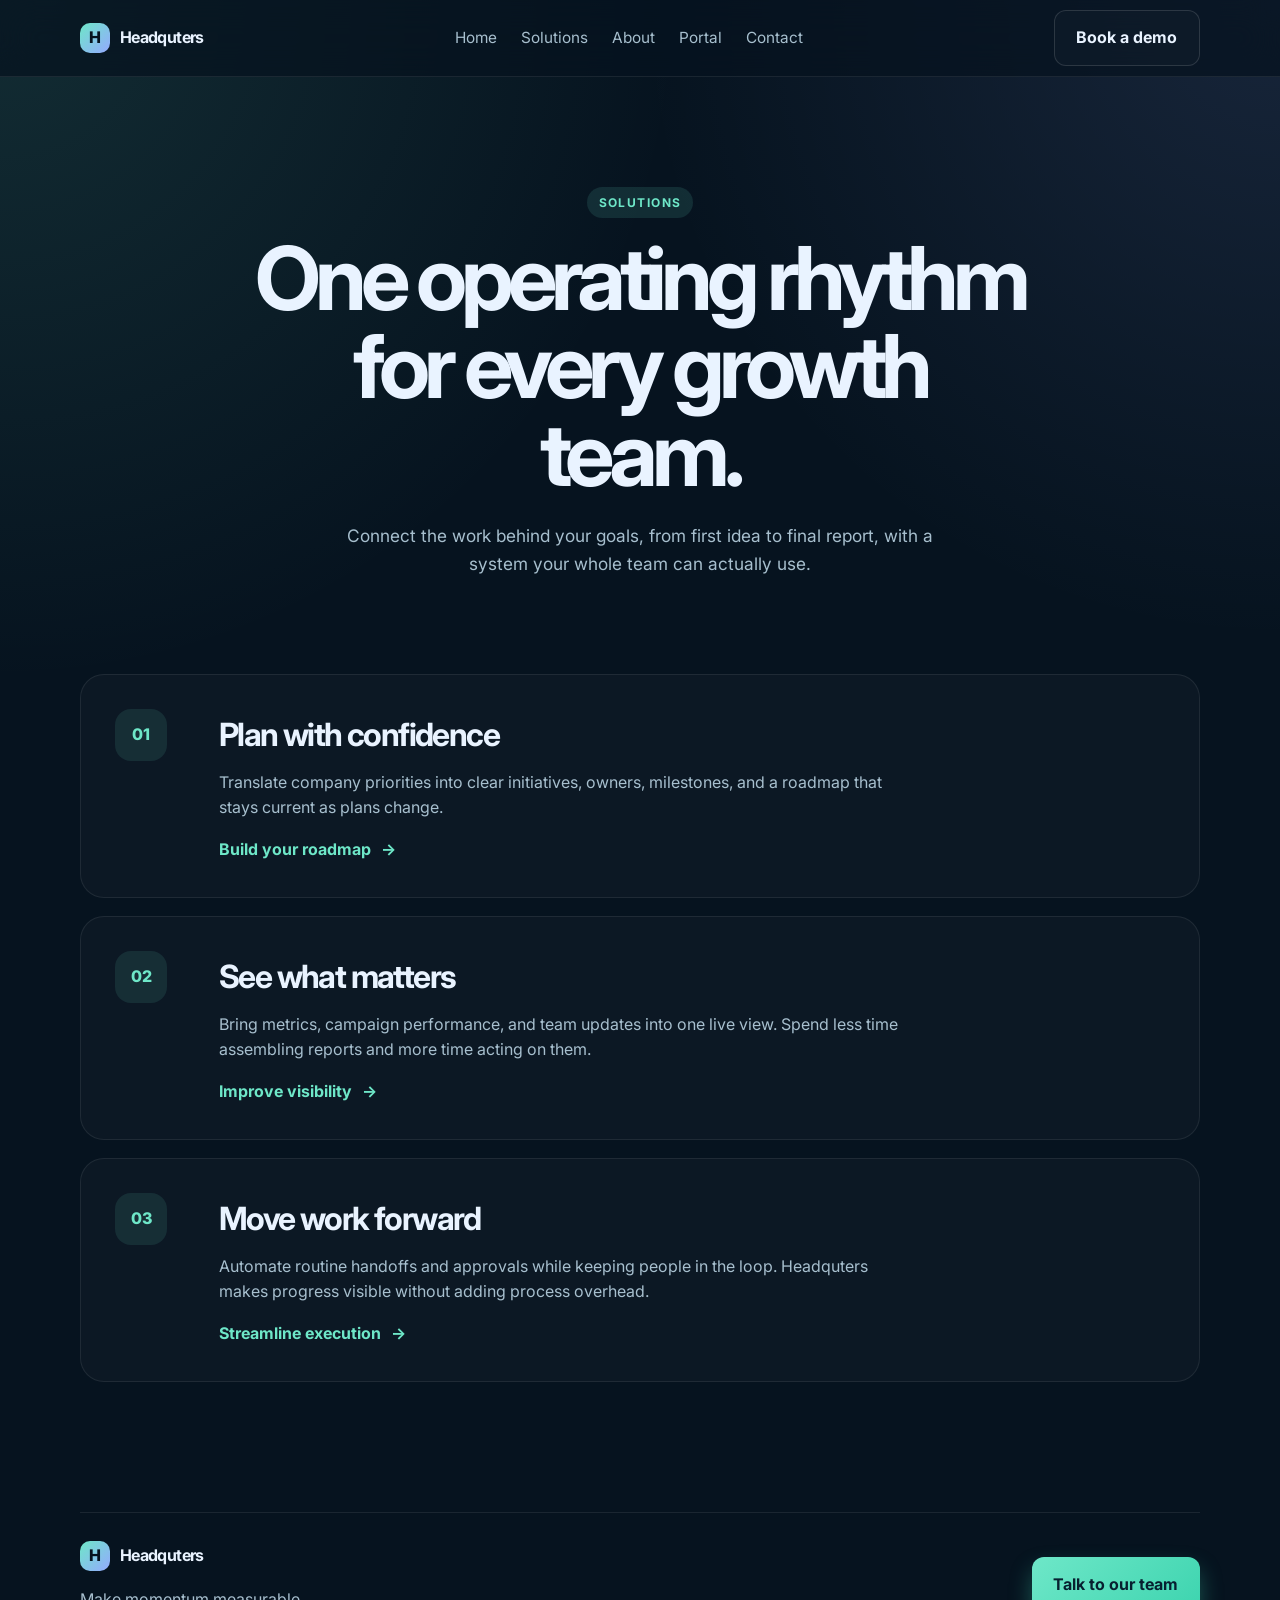
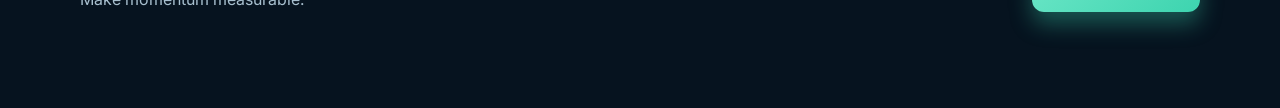
<file: solutions.html>
<!DOCTYPE html>
<html lang="en">
  <head>
    <meta charset="UTF-8" />
    <meta name="viewport" content="width=device-width, initial-scale=1.0" />
    <meta name="description" content="Explore Headquters solutions for planning, reporting, and growth operations." />
    <title>Solutions | Headquters</title>
    <link rel="preconnect" href="https://fonts.googleapis.com" />
    <link rel="preconnect" href="https://fonts.gstatic.com" crossorigin />
    <link href="https://fonts.googleapis.com/css2?family=Inter:wght@400;500;600;700;800;900&display=swap" rel="stylesheet" />
    <link rel="stylesheet" href="styles.css" />
  </head>
  <body>
    <header class="site-header">
      <div class="container nav-wrap">
        <a class="brand" href="index.html" aria-label="Headquters home"><span class="brand-mark">H</span><span>Headquters</span></a>
        <nav class="main-nav" aria-label="Main navigation"><a href="index.html">Home</a><a href="solutions.html" aria-current="page">Solutions</a><a href="about.html">About</a><a href="portal.html">Portal</a><a href="contact.html">Contact</a></nav>
        <a class="button button-ghost" href="contact.html">Book a demo</a>
      </div>
    </header>
    <main>
      <section class="page-hero">
        <div class="container narrow">
          <p class="eyebrow">Solutions</p>
          <h1>One operating rhythm for every growth team.</h1>
          <p class="lead">Connect the work behind your goals, from first idea to final report, with a system your whole team can actually use.</p>
        </div>
      </section>
      <section class="features page-section">
        <div class="container solution-list">
          <article class="solution-row reveal"><div class="icon">01</div><div><h2>Plan with confidence</h2><p>Translate company priorities into clear initiatives, owners, milestones, and a roadmap that stays current as plans change.</p><a class="text-link" href="contact.html">Build your roadmap <span>→</span></a></div></article>
          <article class="solution-row reveal"><div class="icon">02</div><div><h2>See what matters</h2><p>Bring metrics, campaign performance, and team updates into one live view. Spend less time assembling reports and more time acting on them.</p><a class="text-link" href="contact.html">Improve visibility <span>→</span></a></div></article>
          <article class="solution-row reveal"><div class="icon">03</div><div><h2>Move work forward</h2><p>Automate routine handoffs and approvals while keeping people in the loop. Headquters makes progress visible without adding process overhead.</p><a class="text-link" href="contact.html">Streamline execution <span>→</span></a></div></article>
        </div>
      </section>
    </main>
    <footer class="site-footer"><div class="container footer-wrap"><div><a class="brand" href="index.html"><span class="brand-mark">H</span><span>Headquters</span></a><p>Make momentum measurable.</p></div><a class="button button-primary" href="contact.html">Talk to our team</a></div></footer>
    <script src="script.js"></script>
  </body>
</html>
</file>
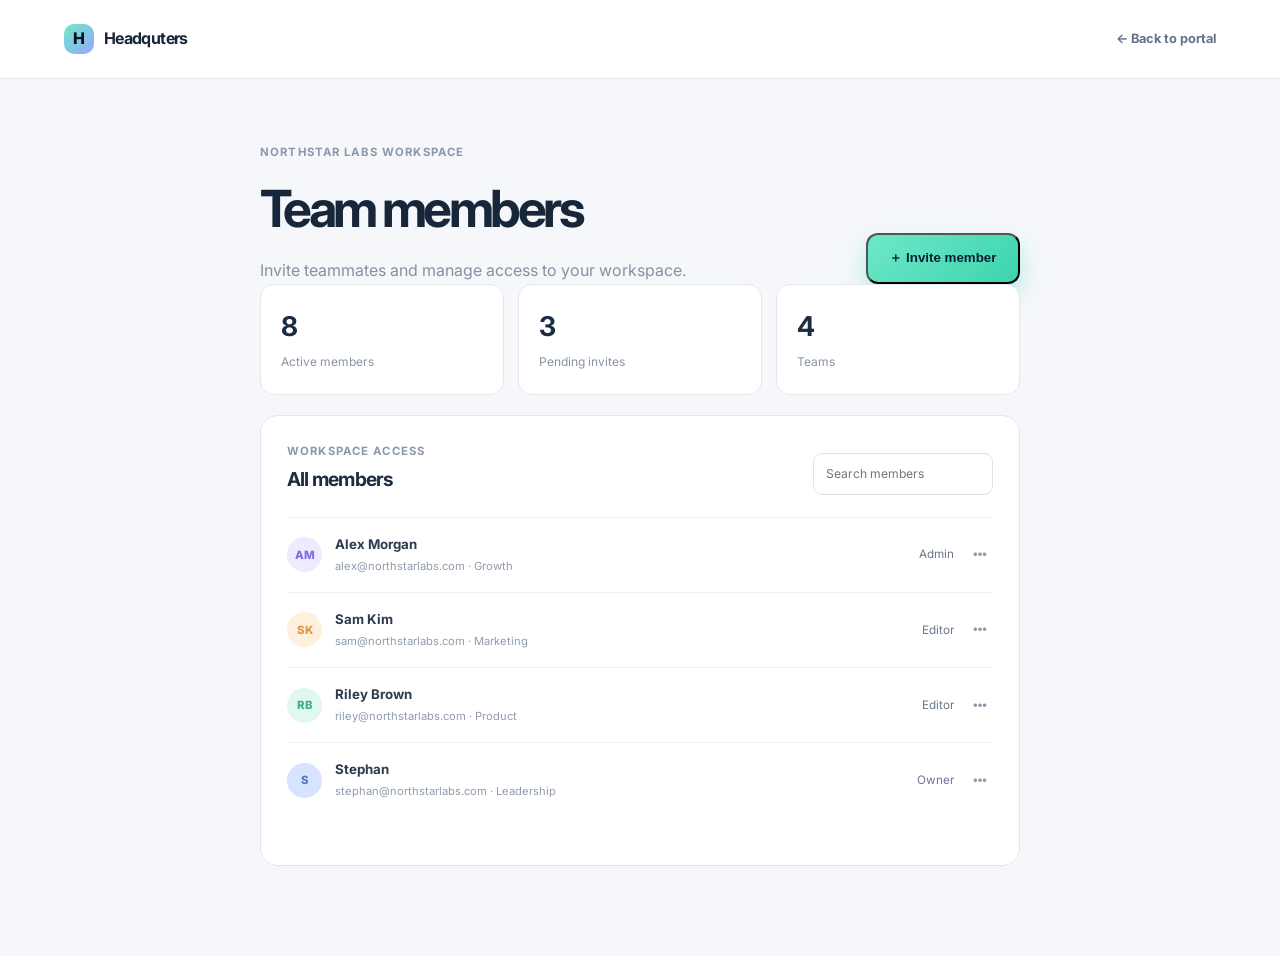
<file: teams.html>
<!DOCTYPE html>
<html lang="en">
  <head>
    <meta charset="UTF-8" />
    <meta name="viewport" content="width=device-width, initial-scale=1.0" />
    <meta name="description" content="Manage your Headquters workspace team." />
    <title>Teams | Headquters</title>
    <link rel="preconnect" href="https://fonts.googleapis.com" />
    <link rel="preconnect" href="https://fonts.gstatic.com" crossorigin />
    <link href="https://fonts.googleapis.com/css2?family=Inter:wght@400;500;600;700;800;900&display=swap" rel="stylesheet" />
    <link rel="stylesheet" href="styles.css" />
  </head>
  <body class="portal-body">
    <div class="request-shell">
      <header class="request-header">
        <a class="brand" href="portal.html"><span class="brand-mark">H</span><span>Headquters</span></a>
        <a class="request-back" href="portal.html">← Back to portal</a>
      </header>
      <main class="request-main">
        <div class="page-toolbar"><div class="request-intro"><p class="portal-kicker">Northstar Labs workspace</p><h1>Team members</h1><p>Invite teammates and manage access to your workspace.</p></div><button class="button button-primary" id="invite-button" type="button">＋ Invite member</button></div>
        <section class="team-summary"><div><strong>8</strong><span>Active members</span></div><div><strong>3</strong><span>Pending invites</span></div><div><strong>4</strong><span>Teams</span></div></section>
        <section class="team-list-panel"><div class="panel-heading"><div><p class="portal-kicker">Workspace access</p><h2>All members</h2></div><input class="team-search" id="team-search" type="search" placeholder="Search members" aria-label="Search members" /></div><div class="member-list" id="member-list"><article class="member-row"><span class="avatar purple-avatar">AM</span><div><strong>Alex Morgan</strong><small>alex@northstarlabs.com · Growth</small></div><span class="member-role">Admin</span><button class="member-menu" type="button" aria-label="Member options">•••</button></article><article class="member-row"><span class="avatar orange-avatar">SK</span><div><strong>Sam Kim</strong><small>sam@northstarlabs.com · Marketing</small></div><span class="member-role">Editor</span><button class="member-menu" type="button" aria-label="Member options">•••</button></article><article class="member-row"><span class="avatar mint-avatar">RB</span><div><strong>Riley Brown</strong><small>riley@northstarlabs.com · Product</small></div><span class="member-role">Editor</span><button class="member-menu" type="button" aria-label="Member options">•••</button></article><article class="member-row"><span class="avatar">S</span><div><strong>Stephan</strong><small>stephan@northstarlabs.com · Leadership</small></div><span class="member-role">Owner</span><button class="member-menu" type="button" aria-label="Member options">•••</button></article></div><p class="form-status" id="invite-status" role="status" aria-live="polite"></p></section>
      </main>
    </div>
    <script src="script.js"></script>
  </body>
</html>
</file>
<file: styles.css>
:root {
  --bg: #06131f;
  --bg-soft: #0b1d2d;
  --panel: rgba(16, 30, 42, 0.84);
  --panel-strong: #112637;
  --card: #f4f8ff;
  --card-2: #eaf3ff;
  --text: #e9f3ff;
  --muted: #a7bfce;
  --primary: #6ee7c8;
  --primary-strong: #3dd4af;
  --accent: #94a9ff;
  --shadow: 0 22px 80px rgba(4, 10, 18, 0.5);
}

* {
  box-sizing: border-box;
}

html {
  scroll-behavior: smooth;
}

body {
  margin: 0;
  font-family: "Inter", sans-serif;
  background:
    radial-gradient(circle at top left, rgba(110, 231, 200, 0.12), transparent 32%),
    radial-gradient(circle at top right, rgba(148, 169, 255, 0.12), transparent 30%),
    var(--bg);
  color: var(--text);
  line-height: 1.6;
}

a {
  color: inherit;
  text-decoration: none;
}

img {
  max-width: 100%;
  display: block;
}

.container {
  width: min(1120px, calc(100% - 32px));
  margin: 0 auto;
}

.site-header {
  position: sticky;
  top: 0;
  z-index: 10;
  backdrop-filter: blur(18px);
  background: rgba(6, 19, 31, 0.72);
  border-bottom: 1px solid rgba(255, 255, 255, 0.08);
}

.nav-wrap {
  display: flex;
  align-items: center;
  justify-content: space-between;
  min-height: 76px;
  gap: 20px;
}

.brand {
  display: inline-flex;
  align-items: center;
  gap: 10px;
  font-weight: 700;
  letter-spacing: -0.04em;
}

.brand-mark {
  display: grid;
  place-items: center;
  width: 30px;
  height: 30px;
  border-radius: 10px;
  background: linear-gradient(135deg, var(--primary), var(--accent));
  color: var(--bg);
  font-weight: 800;
}

.main-nav {
  display: flex;
  align-items: center;
  gap: 24px;
  color: var(--muted);
  font-size: 0.96rem;
}

.main-nav a:hover,
.main-nav a:focus-visible {
  color: var(--text);
}

.button {
  display: inline-flex;
  align-items: center;
  justify-content: center;
  border-radius: 12px;
  padding: 0.9rem 1.35rem;
  font-weight: 700;
  transition: transform 0.2s ease, box-shadow 0.2s ease;
}

.button:hover,
.button:focus-visible {
  transform: translateY(-1px);
}

.button-primary {
  background: linear-gradient(135deg, var(--primary), var(--primary-strong));
  color: #072030;
  box-shadow: 0 12px 22px rgba(61, 212, 175, 0.35);
}

.button-secondary,
.button-ghost {
  border: 1px solid rgba(255, 255, 255, 0.13);
  background: rgba(255, 255, 255, 0.02);
  color: var(--text);
}

.hero {
  padding: 90px 0 52px;
}

.hero-grid {
  display: grid;
  grid-template-columns: 1.08fr 0.92fr;
  align-items: center;
  gap: 40px;
}

.eyebrow {
  display: inline-block;
  margin: 0 0 16px;
  border-radius: 999px;
  padding: 0.38rem 0.72rem;
  background: rgba(110, 231, 200, 0.12);
  color: var(--primary);
  font-size: 0.75rem;
  font-weight: 700;
  text-transform: uppercase;
  letter-spacing: 0.12em;
}

.hero-copy h1,
.section-heading h2,
.results-copy h2 {
  margin: 0;
  line-height: 1.02;
  letter-spacing: -0.06em;
}

.hero-copy h1 {
  max-width: 620px;
  font-size: clamp(3.1rem, 6vw, 5rem);
}

.lead {
  max-width: 620px;
  margin-top: 22px;
  color: var(--muted);
  font-size: 1.08rem;
}

.hero-actions {
  display: flex;
  flex-wrap: wrap;
  gap: 16px;
  margin-top: 30px;
}

.social-proof {
  display: flex;
  flex-wrap: wrap;
  gap: 20px;
  margin: 28px 0 0;
  padding: 0;
  list-style: none;
  color: var(--muted);
  font-size: 0.9rem;
}

.hero-visual {
  position: relative;
  display: grid;
  place-items: center;
  min-height: 520px;
}

.dashboard-card {
  position: relative;
  width: min(100%, 560px);
  padding: 18px 18px 12px;
  border: 1px solid rgba(255, 255, 255, 0.08);
  border-radius: 26px;
  background: linear-gradient(180deg, rgba(14, 26, 36, 0.58), rgba(8, 18, 28, 0.96));
  box-shadow: var(--shadow);
}

.card-header {
  display: flex;
  gap: 8px;
  padding: 4px 10px 16px;
}

.dot {
  display: inline-block;
  width: 11px;
  aspect-ratio: 1;
  border-radius: 50%;
}

.dot.red { background: #ff6b6b; }
.dot.amber { background: #f7c948; }
.dot.green { background: #53d18d; }

.chart-panel {
  padding: 20px 12px 18px;
  border-radius: 18px;
  background: rgba(255, 255, 255, 0.02);
}

.chart-bars {
  display: grid;
  grid-template-columns: repeat(6, minmax(0, 1fr));
  align-items: end;
  gap: 12px;
  height: 220px;
}

.chart-bars span {
  display: block;
  border-radius: 14px 14px 6px 6px;
  height: var(--h);
  background: linear-gradient(180deg, var(--primary), var(--accent));
  box-shadow: inset 0 1px 0 rgba(255, 255, 255, 0.25);
}

.stat-row {
  display: grid;
  grid-template-columns: repeat(2, minmax(0, 1fr));
  gap: 12px;
  padding: 16px 2px 8px;
}

.mini-stat {
  padding: 14px 16px;
  border-radius: 16px;
  background: rgba(255, 255, 255, 0.04);
}

.mini-stat.accent {
  background: rgba(110, 231, 200, 0.1);
}

.label {
  display: block;
  color: var(--muted);
  font-size: 0.74rem;
  margin-bottom: 6px;
}

.mini-stat strong {
  font-size: 1.1rem;
}

.floating-card {
  position: absolute;
  padding: 16px 18px;
  border: 1px solid rgba(255, 255, 255, 0.08);
  border-radius: 18px;
  background: rgba(10, 20, 30, 0.88);
  box-shadow: var(--shadow);
}

.floating-card p {
  margin: 0 0 4px;
  color: var(--muted);
  font-size: 0.8rem;
}

.floating-card strong {
  font-size: 1.04rem;
}

.insight-card {
  left: 10px;
  bottom: 70px;
}

.task-card {
  right: 14px;
  top: 90px;
}

.features,
.results,
.pricing {
  padding: 64px 0 12px;
}

.section-heading {
  max-width: 690px;
  margin: 0 auto 30px;
  text-align: center;
}

.section-heading h2,
.results-copy h2 {
  font-size: clamp(2.4rem, 4vw, 3.5rem);
}

.feature-grid,
.pricing-grid {
  display: grid;
  grid-template-columns: repeat(3, minmax(0, 1fr));
  gap: 24px;
}

.feature-card,
.price-card,
.metrics-panel {
  border: 1px solid rgba(255, 255, 255, 0.08);
  border-radius: 24px;
  background: rgba(14, 27, 38, 0.8);
  box-shadow: 0 18px 45px rgba(0, 0, 0, 0.16);
}

.feature-card {
  padding: 28px;
}

.icon {
  display: inline-flex;
  align-items: center;
  justify-content: center;
  width: 52px;
  height: 52px;
  border-radius: 16px;
  background: rgba(110, 231, 200, 0.1);
  color: var(--primary);
  font-weight: 800;
}

.feature-card h3 {
  margin: 18px 0 12px;
  font-size: 1.45rem;
}

.feature-card p,
.price-card ul,
.results-copy p,
.site-footer p {
  color: var(--muted);
}

.results-grid {
  display: grid;
  grid-template-columns: 1.02fr 0.98fr;
  gap: 32px;
  align-items: center;
}

.check-list {
  margin: 24px 0 0;
  padding: 0;
  list-style: none;
  display: grid;
  gap: 14px;
  color: var(--text);
}

.check-list li {
  position: relative;
  padding-left: 28px;
}

.check-list li::before {
  content: "✓";
  position: absolute;
  left: 0;
  color: var(--primary);
  font-weight: 800;
}

.metrics-panel {
  display: grid;
  gap: 18px;
  padding: 28px;
}

.metric {
  display: flex;
  align-items: center;
  justify-content: space-between;
  gap: 18px;
  padding: 18px 18px;
  border-radius: 18px;
  background: rgba(255, 255, 255, 0.03);
}

.metric strong {
  font-size: clamp(2rem, 4vw, 2.8rem);
  letter-spacing: -0.06em;
}

.metric span {
  color: var(--muted);
  max-width: 140px;
  text-align: right;
}

.price-card {
  padding: 30px 24px 26px;
}

.price-card.featured {
  background: linear-gradient(180deg, rgba(110, 231, 200, 0.08), rgba(18, 36, 49, 0.9));
  border-color: rgba(110, 231, 200, 0.45);
}

.plan-name {
  margin: 0;
  color: var(--muted);
  font-weight: 700;
  text-transform: uppercase;
  letter-spacing: 0.08em;
  font-size: 0.72rem;
}

.price {
  display: flex;
  align-items: end;
  gap: 8px;
  margin: 16px 0 18px;
  font-size: 1rem;
}

.price span {
  font-size: 2.5rem;
  font-weight: 800;
  letter-spacing: -0.08em;
}

.price-card ul {
  margin: 0 0 24px;
  padding-left: 18px;
  display: grid;
  gap: 10px;
}

.site-footer {
  padding: 50px 0 80px;
}

.page-hero {
  padding: 110px 0 72px;
  text-align: center;
}

.narrow {
  max-width: 780px;
}

.page-hero h1 {
  margin: 0;
  font-size: clamp(3rem, 7vw, 5.5rem);
  line-height: 1;
  letter-spacing: -0.07em;
}

.page-hero .lead {
  margin: 24px auto 0;
}

.page-section {
  padding: 24px 0 80px;
}

.solution-list {
  display: grid;
  gap: 18px;
}

.solution-row {
  display: grid;
  grid-template-columns: 80px 1fr;
  gap: 24px;
  align-items: start;
  padding: 34px;
  border: 1px solid rgba(255, 255, 255, 0.08);
  border-radius: 24px;
  background: rgba(14, 27, 38, 0.8);
}

.solution-row h2,
.contact-copy h2 {
  margin: 0 0 10px;
  font-size: 2rem;
  letter-spacing: -0.05em;
}

.solution-row p {
  max-width: 700px;
  margin: 0 0 16px;
  color: var(--muted);
}

.text-link {
  color: var(--primary);
  font-weight: 700;
}

.text-link span {
  display: inline-block;
  margin-left: 6px;
  transition: transform 0.2s ease;
}

.text-link:hover span {
  transform: translateX(4px);
}

.contact-grid {
  display: grid;
  grid-template-columns: 0.8fr 1.2fr;
  gap: 60px;
  align-items: start;
}

.contact-copy p {
  color: var(--muted);
}

.contact-email {
  display: inline-block;
  margin: 12px 0;
  color: var(--primary);
  font-size: 1.25rem;
  font-weight: 700;
}

.contact-detail {
  font-size: 0.9rem;
}

.contact-form {
  display: grid;
  gap: 18px;
  padding: 30px;
  border: 1px solid rgba(255, 255, 255, 0.08);
  border-radius: 24px;
  background: rgba(14, 27, 38, 0.8);
}

.contact-form label {
  display: grid;
  gap: 8px;
  color: var(--muted);
  font-size: 0.9rem;
  font-weight: 600;
}

.contact-form label span {
  color: rgba(167, 191, 206, 0.7);
  font-weight: 400;
}

.contact-form input,
.contact-form textarea,
.contact-form select {
  width: 100%;
  border: 1px solid rgba(255, 255, 255, 0.14);
  border-radius: 12px;
  padding: 13px 14px;
  background: rgba(255, 255, 255, 0.04);
  color: var(--text);
  font: inherit;
  resize: vertical;
}

.contact-form select option {
  color: #102333;
}

.contact-form input:focus,
.contact-form textarea:focus,
.contact-form select:focus {
  outline: 2px solid var(--primary);
  outline-offset: 2px;
}

.form-status {
  min-height: 1.5em;
  margin: 0;
  color: var(--primary);
  font-size: 0.9rem;
}

.portal-body {
  min-height: 100vh;
  background: #f5f7fb;
  color: #18263a;
}

.portal-shell {
  display: flex;
  min-height: 100vh;
}

.portal-sidebar {
  display: flex;
  width: 250px;
  flex: 0 0 250px;
  flex-direction: column;
  padding: 28px 18px 20px;
  background: #101d31;
  color: #bdc9da;
}

.portal-brand {
  margin: 0 10px 38px;
  color: #f0f5fc;
}

.workspace-switcher {
  display: flex;
  align-items: center;
  gap: 10px;
  margin-bottom: 28px;
  padding: 12px;
  border: 1px solid rgba(255,255,255,0.1);
  border-radius: 12px;
  background: rgba(255,255,255,0.04);
  font-size: 0.82rem;
}

.workspace-switcher small,
.portal-user small {
  display: block;
  margin-top: 2px;
  color: #8291a8;
  font-size: 0.7rem;
}

.workspace-switcher strong,
.portal-user strong {
  display: block;
  color: #f0f5fc;
  font-size: 0.78rem;
}

.workspace-dot {
  width: 26px;
  height: 26px;
  border-radius: 8px;
  background: linear-gradient(135deg, #6ee7c8, #94a9ff);
}

.chevron {
  margin-left: auto;
  color: #7f90a8;
}

.portal-nav {
  display: grid;
  gap: 5px;
}

.portal-nav-link {
  display: flex;
  align-items: center;
  gap: 13px;
  border-radius: 10px;
  padding: 12px;
  color: #95a5bc;
  font-size: 0.84rem;
}

.portal-nav-link span:first-child {
  width: 18px;
  color: #73839a;
  font-size: 1rem;
  text-align: center;
}

.portal-nav-link:hover,
.portal-nav-link.active {
  background: rgba(110, 231, 200, 0.1);
  color: #eef6ff;
}

.portal-nav-link.active span:first-child,
.portal-nav-link:hover span:first-child {
  color: var(--primary);
}

.request-link {
  margin-top: 16px;
  border: 1px dashed rgba(110, 231, 200, 0.32);
}

.sidebar-bottom {
  display: grid;
  gap: 12px;
  margin-top: auto;
}

.portal-user {
  display: flex;
  align-items: center;
  gap: 10px;
  border-top: 1px solid rgba(255,255,255,0.08);
  padding: 18px 8px 0;
}

.portal-main {
  min-width: 0;
  flex: 1;
}

.portal-header {
  display: flex;
  align-items: center;
  justify-content: space-between;
  padding: 34px 5%;
  background: #fff;
  border-bottom: 1px solid #e6ebf3;
}

.portal-header h1 {
  margin: 2px 0 0;
  color: #18263a;
  font-size: clamp(1.45rem, 3vw, 2rem);
  letter-spacing: -0.05em;
}

.portal-header h1 span {
  color: #efb35e;
}

.portal-kicker {
  margin: 0;
  color: #8b98aa;
  font-size: 0.71rem;
  font-weight: 700;
  letter-spacing: 0.1em;
  text-transform: uppercase;
}

.portal-header-actions {
  display: flex;
  align-items: center;
  gap: 18px;
}

.portal-login-link {
  color: #617188;
  font-size: 0.76rem;
  font-weight: 700;
}

.portal-login-link:hover {
  color: #18263a;
}

.icon-button,
.portal-menu {
  position: relative;
  border: 0;
  background: transparent;
  color: #78879a;
  font-size: 1.35rem;
  cursor: pointer;
}

.icon-button i {
  position: absolute;
  top: 2px;
  right: 0;
  width: 6px;
  height: 6px;
  border-radius: 50%;
  background: #ec8a76;
}

.portal-header-avatar,
.avatar {
  display: grid;
  place-items: center;
  width: 35px;
  height: 35px;
  flex: 0 0 35px;
  border-radius: 50%;
  background: #d7e4ff;
  color: #5577b7;
  font-size: 0.71rem;
  font-weight: 800;
}

.portal-content {
  width: min(1200px, calc(100% - 10%));
  margin: 0 auto;
  padding: 34px 0 70px;
}

.portal-hero-card {
  display: flex;
  align-items: center;
  justify-content: space-between;
  gap: 28px;
  padding: 34px 42px;
  border-radius: 20px;
  background: linear-gradient(110deg, #182d48, #24405d);
  color: #fff;
  box-shadow: 0 18px 34px rgba(25,48,75,0.15);
}

.portal-hero-card .eyebrow {
  margin-bottom: 12px;
  background: rgba(110, 231, 200, 0.13);
}

.portal-hero-card h2 {
  max-width: 500px;
  margin: 0;
  font-size: clamp(1.7rem, 4vw, 2.35rem);
  letter-spacing: -0.06em;
}

.portal-hero-card p:not(.eyebrow) {
  max-width: 540px;
  margin: 12px 0 22px;
  color: #b9c9da;
  font-size: 0.88rem;
}

.button-arrow {
  margin-left: 10px;
}

.pulse-ring {
  display: grid;
  place-items: center;
  width: 132px;
  height: 132px;
  flex: 0 0 132px;
  border: 8px solid rgba(110,231,200,0.16);
  border-top-color: var(--primary);
  border-right-color: var(--primary);
  border-radius: 50%;
}

.pulse-ring strong {
  display: block;
  font-size: 1.6rem;
  line-height: 1;
}

.pulse-ring span {
  color: #b9c9da;
  font-size: 0.68rem;
}

.portal-section-heading,
.panel-heading {
  display: flex;
  align-items: end;
  justify-content: space-between;
  gap: 14px;
}

.portal-section-heading {
  margin: 38px 0 18px;
}

.portal-section-heading h2,
.panel-heading h2 {
  margin: 4px 0 0;
  color: #1d2c40;
  font-size: 1.2rem;
  letter-spacing: -0.04em;
}

.date-filter {
  border: 1px solid #dde4ee;
  border-radius: 8px;
  padding: 9px 12px;
  background: #fff;
  color: #68778b;
  font: inherit;
  font-size: 0.75rem;
}

.date-filter span {
  margin-left: 13px;
}

.portal-metrics {
  display: grid;
  grid-template-columns: repeat(3, 1fr);
  gap: 18px;
}

.portal-metric,
.portal-panel {
  border: 1px solid #e4e9f0;
  border-radius: 14px;
  background: #fff;
  box-shadow: 0 8px 20px rgba(42,63,91,0.03);
}

.portal-metric {
  min-height: 165px;
  padding: 20px;
}

.metric-top {
  display: flex;
  align-items: center;
  justify-content: space-between;
}

.metric-icon {
  display: grid;
  place-items: center;
  width: 31px;
  height: 31px;
  border-radius: 8px;
  font-weight: 800;
}

.metric-icon.mint { background: #e0f7f1; color: #42b69c; }
.metric-icon.purple { background: #edeaff; color: #8273e8; }
.metric-icon.orange { background: #fff1df; color: #e9a149; }
.trend { font-size: 0.69rem; font-weight: 700; }
.trend.positive { color: #43b398; }
.trend.neutral { color: #e4a34a; }
.portal-metric > strong { display: block; margin-top: 18px; color: #1c2c43; font-size: 1.7rem; letter-spacing: -0.06em; }
.portal-metric > span:not(.trend) { color: #8794a5; font-size: 0.75rem; }

.sparkline {
  display: flex;
  align-items: end;
  gap: 4px;
  height: 28px;
  margin-top: 10px;
}

.sparkline i {
  display: block;
  width: 10px;
  height: var(--height, 50%);
  border-radius: 4px 4px 1px 1px;
  background: #bfe9df;
}

.sparkline i:nth-child(1) { --height: 35%; }
.sparkline i:nth-child(2) { --height: 52%; }
.sparkline i:nth-child(3) { --height: 45%; }
.sparkline i:nth-child(4) { --height: 70%; }
.sparkline i:nth-child(5) { --height: 58%; }
.sparkline i:nth-child(6) { --height: 82%; }
.sparkline i:nth-child(7) { --height: 100%; }
.purple-line i { background: #cfc9ff; }
.progress-track { height: 6px; margin-top: 22px; overflow: hidden; border-radius: 10px; background: #edf0f4; }
.progress-track span { display: block; height: 100%; border-radius: inherit; background: #efb15c; }

.portal-columns {
  display: grid;
  grid-template-columns: 1.2fr 0.8fr;
  gap: 18px;
  margin-top: 22px;
}

.portal-panel {
  padding: 24px;
}

.initiative-list,
.activity-list {
  display: grid;
  gap: 20px;
  margin-top: 24px;
}

.initiative {
  display: flex;
  gap: 13px;
}

.initiative-icon {
  display: grid;
  place-items: center;
  width: 35px;
  height: 35px;
  flex: 0 0 35px;
  border-radius: 10px;
  font-weight: 800;
}

.initiative-icon.launch { background: #e1f8f1; color: #43b39a; }
.initiative-icon.target { background: #fff0dc; color: #e7a052; }
.initiative-icon.chart { background: #eeebff; color: #8577e7; }
.initiative-info { min-width: 0; flex: 1; }
.initiative-title { display: flex; align-items: center; justify-content: space-between; gap: 12px; }
.initiative-title strong { color: #2d3b4f; font-size: 0.84rem; }
.initiative-info p { margin: 3px 0 9px; color: #909cac; font-size: 0.72rem; }
.status { border-radius: 20px; padding: 4px 8px; font-size: 0.62rem; font-weight: 700; white-space: nowrap; }
.status.on-track { background: #e4f7f1; color: #3eae95; }
.status.needs-review { background: #fff0de; color: #d9974b; }
.initiative-progress { height: 5px; overflow: hidden; border-radius: 5px; background: #eff1f5; }
.initiative-progress span { display: block; height: 100%; border-radius: inherit; background: #70d4bc; }
.initiative small { display: block; margin-top: 7px; color: #9aa5b4; font-size: 0.67rem; }

.activity-item { display: flex; gap: 11px; align-items: flex-start; }
.avatar.small { width: 31px; height: 31px; flex-basis: 31px; font-size: 0.6rem; }
.purple-avatar { background: #eeeaff; color: #7e70de; }
.orange-avatar { background: #fff0de; color: #dc9848; }
.mint-avatar { background: #e1f8f1; color: #42ae95; }
.activity-item p { margin: 0; color: #8491a2; font-size: 0.73rem; line-height: 1.4; }
.activity-item b { color: #48576a; font-weight: 600; }
.activity-item small { display: block; margin-top: 3px; color: #a6afbb; font-size: 0.65rem; }
.portal-menu { display: none; }

.request-shell {
  min-height: 100vh;
  background: #f5f7fb;
}

.request-header {
  display: flex;
  align-items: center;
  justify-content: space-between;
  padding: 24px 5%;
  border-bottom: 1px solid #e4e9f0;
  background: #fff;
}

.request-header .brand {
  color: #18263a;
}

.request-back {
  color: #63738a;
  font-size: 0.8rem;
  font-weight: 700;
}

.request-main {
  width: min(760px, calc(100% - 32px));
  margin: 0 auto;
  padding: 64px 0 90px;
}

.request-intro {
  margin-bottom: 28px;
}

.request-intro h1 {
  margin: 7px 0 8px;
  color: #18263a;
  font-size: clamp(2.1rem, 5vw, 3.2rem);
  letter-spacing: -0.07em;
}

.request-intro > p:last-child {
  margin: 0;
  color: #8592a3;
}

.request-form {
  display: grid;
  gap: 20px;
  padding: 30px;
  border: 1px solid #e1e7ef;
  border-radius: 18px;
  background: #fff;
  box-shadow: 0 15px 35px rgba(42, 63, 91, 0.05);
}

.request-form-grid {
  display: grid;
  grid-template-columns: 1.2fr 0.8fr;
  gap: 18px;
}

.request-form label {
  display: grid;
  gap: 8px;
  color: #526278;
  font-size: 0.8rem;
  font-weight: 700;
}

.request-form label span {
  color: #98a3b1;
  font-weight: 400;
}

.request-form input,
.request-form textarea,
.request-form select {
  width: 100%;
  border: 1px solid #dbe3ec;
  border-radius: 10px;
  padding: 13px 14px;
  background: #fbfcfe;
  color: #18263a;
  font: inherit;
  font-size: 0.85rem;
}

.request-form textarea {
  resize: vertical;
}

.request-form input:focus,
.request-form textarea:focus,
.request-form select:focus {
  outline: 2px solid var(--primary);
  outline-offset: 2px;
}

.request-form-actions {
  display: flex;
  justify-content: flex-end;
  gap: 12px;
}

.request-form-actions .button {
  width: auto;
}

.appointment-main {
  max-width: 820px;
}

.page-toolbar {
  display: flex;
  align-items: end;
  justify-content: space-between;
  gap: 20px;
}

.page-toolbar .request-intro {
  margin-bottom: 0;
}

.team-summary {
  display: grid;
  grid-template-columns: repeat(3, 1fr);
  gap: 14px;
  margin-bottom: 20px;
}

.team-summary > div {
  padding: 20px;
  border: 1px solid #e4e9f0;
  border-radius: 14px;
  background: #fff;
}

.team-summary strong {
  display: block;
  color: #1c2c43;
  font-size: 1.7rem;
  letter-spacing: -0.06em;
}

.team-summary span {
  color: #8794a5;
  font-size: 0.75rem;
}

.team-list-panel {
  padding: 26px;
  border: 1px solid #e1e7ef;
  border-radius: 18px;
  background: #fff;
}

.team-search {
  width: 180px;
  border: 1px solid #dbe3ec;
  border-radius: 9px;
  padding: 10px 12px;
  color: #18263a;
  font: inherit;
  font-size: 0.76rem;
}

.member-list {
  display: grid;
  margin-top: 22px;
}

.member-row {
  display: flex;
  align-items: center;
  gap: 13px;
  border-top: 1px solid #edf0f4;
  padding: 16px 0;
}

.member-row > div {
  min-width: 0;
  flex: 1;
}

.member-row strong {
  display: block;
  color: #2d3b4f;
  font-size: 0.83rem;
}

.member-row small {
  display: block;
  margin-top: 3px;
  color: #909cac;
  font-size: 0.7rem;
}

.member-role {
  color: #68778b;
  font-size: 0.73rem;
}

.member-menu {
  border: 0;
  background: transparent;
  color: #8c99aa;
  cursor: pointer;
}

.account-profile {
  display: flex;
  align-items: center;
  gap: 14px;
  padding-bottom: 22px;
  border-bottom: 1px solid #edf0f4;
}

.account-profile > div {
  flex: 1;
}

.account-profile strong {
  color: #2d3b4f;
}

.account-profile p {
  margin: 3px 0 0;
  color: #929dac;
  font-size: 0.75rem;
}

.account-avatar {
  display: grid;
  place-items: center;
  width: 52px;
  height: 52px;
  border-radius: 50%;
  background: #d7e4ff;
  color: #5577b7;
  font-size: 1.1rem;
  font-weight: 800;
}

.account-profile .button {
  width: auto;
  padding: 0.68rem 0.9rem;
  color: #62738b;
  font-size: 0.72rem;
}

.account-preferences {
  border-top: 1px solid #edf0f4;
  padding-top: 22px;
}

.account-preferences h2 {
  margin: 0 0 14px;
  color: #2d3b4f;
  font-size: 1rem;
}

.preference-row {
  display: flex !important;
  align-items: center;
  justify-content: space-between;
  gap: 15px;
  border-top: 1px solid #edf0f4;
  padding: 13px 0;
}

.preference-row strong,
.preference-row small {
  display: block;
}

.preference-row strong {
  color: #45566d;
  font-size: 0.78rem;
}

.preference-row small {
  margin-top: 3px;
  color: #919dad;
  font-size: 0.68rem;
  font-weight: 400;
}

.preference-row input {
  width: 16px;
  height: 16px;
  accent-color: var(--primary-strong);
}

.projects-main {
  max-width: 1080px;
}

.project-cards {
  display: grid;
  grid-template-columns: repeat(3, 1fr);
  gap: 14px;
  margin-bottom: 20px;
}

.project-card,
.task-panel {
  border: 1px solid #e1e7ef;
  border-radius: 16px;
  background: #fff;
}

.project-card {
  padding: 20px;
}

.project-card-top {
  display: flex;
  align-items: center;
  justify-content: space-between;
}

.project-card h2 {
  margin: 18px 0 4px;
  color: #2d3b4f;
  font-size: 1rem;
  letter-spacing: -0.03em;
}

.project-card p {
  margin: 0 0 16px;
  color: #909cac;
  font-size: 0.72rem;
}

.project-card small {
  display: block;
  margin-top: 8px;
  color: #9aa5b4;
  font-size: 0.67rem;
}

.task-panel {
  padding: 26px;
}

.task-filters {
  display: flex;
  gap: 5px;
}

.task-filter {
  border: 0;
  border-radius: 7px;
  padding: 7px 10px;
  background: transparent;
  color: #8a98a9;
  font: inherit;
  font-size: 0.7rem;
  cursor: pointer;
}

.task-filter.active {
  background: #e5f7f1;
  color: #3eae95;
  font-weight: 700;
}

.task-list {
  display: grid;
  margin-top: 18px;
}

.task-row {
  display: flex;
  align-items: center;
  gap: 13px;
  border-top: 1px solid #edf0f4;
  padding: 15px 0;
  cursor: pointer;
}

.task-row input {
  width: 16px;
  height: 16px;
  accent-color: var(--primary-strong);
}

.task-row > span:nth-child(2) {
  min-width: 0;
  flex: 1;
}

.task-row strong,
.task-row small {
  display: block;
}

.task-row strong {
  color: #435268;
  font-size: 0.8rem;
}

.task-row small {
  margin-top: 3px;
  color: #99a4b2;
  font-size: 0.68rem;
}

.task-assignee {
  display: grid;
  place-items: center;
  width: 30px;
  height: 30px;
  border-radius: 50%;
  background: #d7e4ff;
  color: #5577b7;
  font-size: 0.6rem;
  font-weight: 800;
}

.auth-body {
  min-height: 100vh;
  display: grid;
  place-items: center;
  background:
    radial-gradient(circle at top left, rgba(110, 231, 200, 0.16), transparent 34%),
    radial-gradient(circle at bottom right, rgba(148, 169, 255, 0.18), transparent 36%),
    #eef4fa;
}

.auth-shell {
  width: min(100% - 32px, 460px);
}

.auth-card {
  padding: 38px;
  border: 1px solid #e1e8f0;
  border-radius: 24px;
  background: #fff;
  box-shadow: 0 24px 70px rgba(31, 59, 88, 0.12);
}

.auth-brand {
  color: #18263a;
}

.auth-heading {
  margin: 48px 0 28px;
}

.auth-heading .eyebrow {
  margin-bottom: 12px;
}

.auth-heading h1 {
  margin: 0;
  color: #18263a;
  font-size: 2.4rem;
  letter-spacing: -0.07em;
}

.auth-heading p:not(.eyebrow) {
  margin: 10px 0 0;
  color: #7b899b;
}

.auth-form {
  display: grid;
  gap: 18px;
}

.social-login {
  display: grid;
  grid-template-columns: 1fr 1fr;
  gap: 10px;
}

.social-button {
  display: flex;
  align-items: center;
  justify-content: center;
  gap: 8px;
  min-height: 44px;
  border: 1px solid #dbe3ec;
  border-radius: 11px;
  background: #fff;
  color: #45566d;
  font: inherit;
  font-size: 0.74rem;
  font-weight: 700;
  cursor: pointer;
}

.social-button:hover {
  border-color: #b9c8d9;
  background: #f8fafc;
}

.google-mark,
.apple-mark {
  display: grid;
  place-items: center;
  width: 20px;
  height: 20px;
  font-weight: 800;
}

.google-mark {
  color: #4285f4;
  font-size: 1.05rem;
}

.apple-mark {
  color: #18263a;
  font-size: 0.88rem;
}

.auth-divider {
  display: flex;
  align-items: center;
  gap: 12px;
  margin: 22px 0;
  color: #9aa6b5;
  font-size: 0.68rem;
}

.auth-divider::before,
.auth-divider::after {
  content: "";
  height: 1px;
  flex: 1;
  background: #e5eaf0;
}

.auth-form > label {
  display: grid;
  gap: 8px;
  color: #526278;
  font-size: 0.82rem;
  font-weight: 700;
}

.auth-form input:not([type="checkbox"]) {
  width: 100%;
  border: 1px solid #dbe3ec;
  border-radius: 11px;
  padding: 13px 14px;
  background: #fbfcfe;
  color: #18263a;
  font: inherit;
}

.auth-form input:not([type="checkbox"]):focus {
  outline: 2px solid var(--primary);
  outline-offset: 2px;
}

.password-field {
  position: relative;
}

.password-field input {
  padding-right: 60px !important;
}

.password-toggle {
  position: absolute;
  top: 50%;
  right: 10px;
  transform: translateY(-50%);
  border: 0;
  background: transparent;
  color: #6280b2;
  font: inherit;
  font-size: 0.72rem;
  font-weight: 700;
  cursor: pointer;
}

.auth-options {
  display: flex;
  align-items: center;
  justify-content: space-between;
  gap: 12px;
  color: #718096;
  font-size: 0.73rem;
}

.auth-options a,
.auth-footer a {
  color: #4f77b4;
  font-weight: 700;
}

.checkbox-label {
  display: flex;
  align-items: center;
  gap: 7px;
}

.checkbox-label input {
  accent-color: var(--primary-strong);
}

.auth-footer {
  margin: 24px 0 0;
  color: #8794a5;
  font-size: 0.78rem;
  text-align: center;
}

.terms-label {
  color: #718096;
  font-size: 0.73rem;
  font-weight: 400;
}

.terms-label a {
  color: #4f77b4;
  font-weight: 700;
}

.password-rules {
  color: #8a98a9;
  font-size: 0.68rem;
  font-weight: 400;
  line-height: 1.45;
}

.footer-wrap {
  display: flex;
  align-items: center;
  justify-content: space-between;
  gap: 18px;
  padding-top: 28px;
  border-top: 1px solid rgba(255, 255, 255, 0.08);
}

.reveal {
  opacity: 0;
  transform: translateY(12px);
  transition: opacity 0.6s ease, transform 0.6s ease;
}

.reveal.visible {
  opacity: 1;
  transform: translateY(0);
}

@media (max-width: 900px) {
  .hero-grid,
  .results-grid,
  .feature-grid,
  .pricing-grid {
    grid-template-columns: 1fr;
  }

  .main-nav {
    display: none;
  }

  .hero {
    padding-top: 64px;
  }

  .hero-visual {
    min-height: 400px;
  }

  .contact-grid {
    grid-template-columns: 1fr;
    gap: 30px;
  }

  .portal-sidebar {
    position: fixed;
    z-index: 20;
    top: 0;
    bottom: 0;
    left: -250px;
    transition: left 0.25s ease;
  }

  .portal-sidebar.open {
    left: 0;
  }

  .portal-menu {
    display: inline-block;
    margin-right: 14px;
  }

  .portal-header {
    justify-content: flex-start;
  }

  .portal-header-actions {
    margin-left: auto;
  }

  .portal-header > div:first-of-type {
    min-width: 0;
  }

  .portal-header h1 {
    white-space: nowrap;
  }

  .portal-metrics,
  .portal-columns {
    grid-template-columns: 1fr;
  }
}

@media (max-width: 560px) {
  .nav-wrap,
  .footer-wrap {
    flex-direction: column;
    align-items: flex-start;
  }

  .button {
    width: 100%;
  }

  .hero-actions {
    flex-direction: column;
  }

  .floating-card {
    position: static;
    margin-top: 14px;
  }

  .hero-visual {
    display: block;
  }

  .solution-row {
    grid-template-columns: 1fr;
    padding: 24px;
  }

  .page-hero {
    padding-top: 72px;
  }

  .request-header {
    padding: 20px 16px;
  }

  .request-header .brand {
    font-size: 0.9rem;
  }

  .request-form-grid {
    grid-template-columns: 1fr;
  }

  .request-form {
    padding: 22px;
  }

  .request-form-actions {
    flex-direction: column-reverse;
  }

  .request-form-actions .button {
    width: 100%;
  }

  .page-toolbar {
    align-items: flex-start;
    flex-direction: column;
  }

  .page-toolbar > .button {
    width: 100%;
  }

  .project-cards {
    grid-template-columns: 1fr;
  }

  .task-panel {
    padding: 20px;
  }
}
</file>
